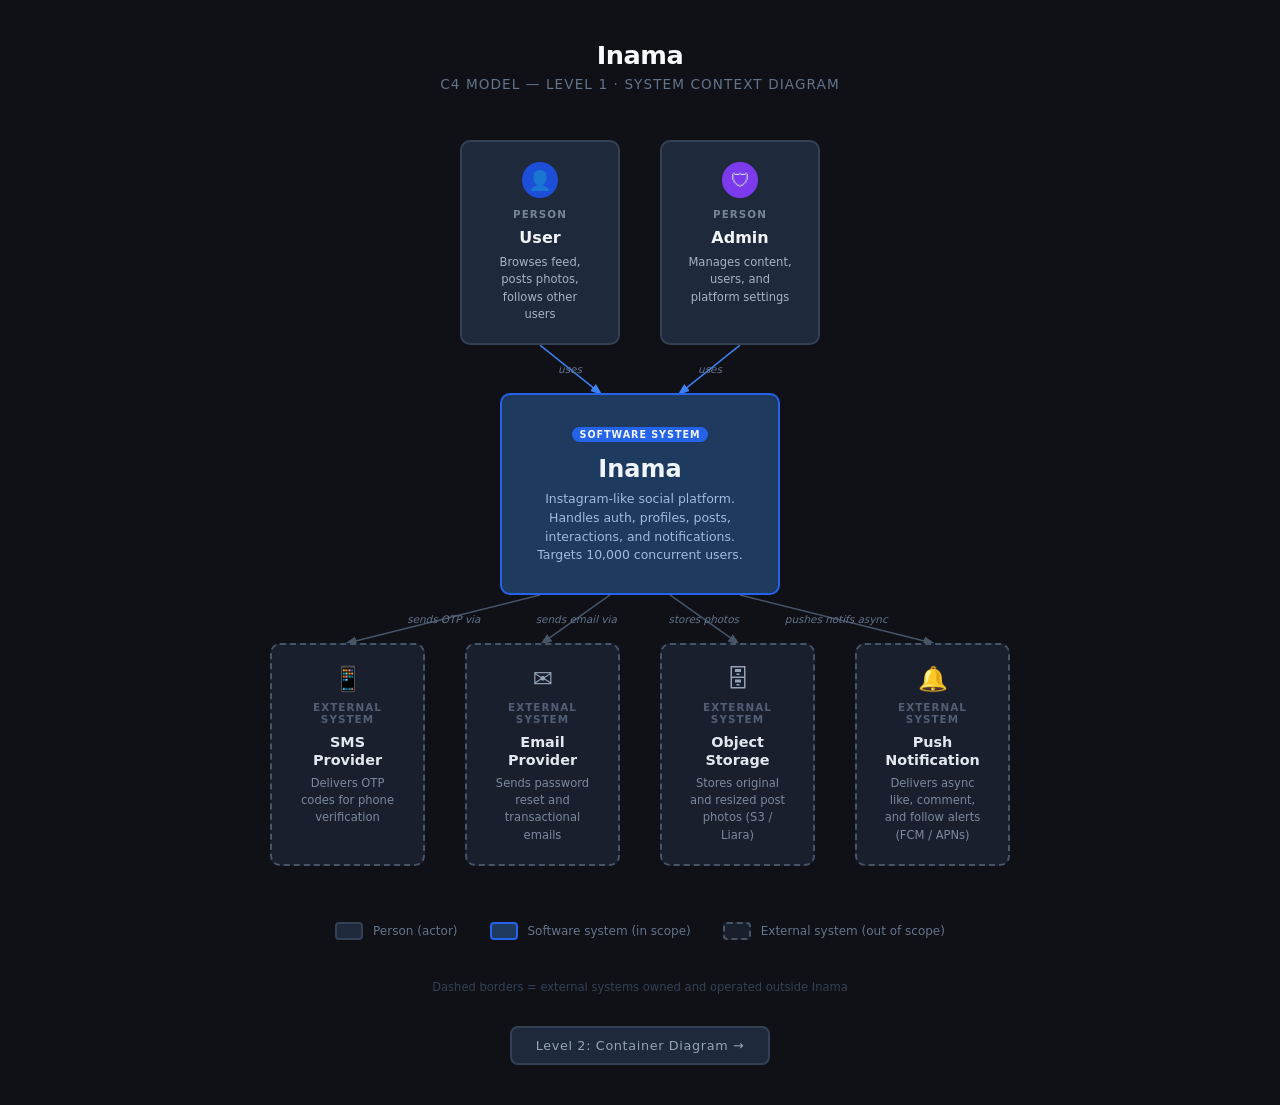
<file: C4 Model/index.html>
<!DOCTYPE html>
<html lang="en">
<head>
  <meta charset="UTF-8" />
  <meta name="viewport" content="width=device-width, initial-scale=1.0" />
  <title>Inama — C4 Level 1: System Context</title>
  <style>
    * { box-sizing: border-box; margin: 0; padding: 0; }

    body {
      font-family: 'Segoe UI', system-ui, sans-serif;
      background: #0f1117;
      color: #e2e8f0;
      min-height: 100vh;
      display: flex;
      flex-direction: column;
      align-items: center;
      padding: 40px 24px;
    }

    header {
      text-align: center;
      margin-bottom: 48px;
    }

    header h1 {
      font-size: 1.6rem;
      font-weight: 700;
      color: #f8fafc;
      letter-spacing: -0.02em;
    }

    header p {
      font-size: 0.85rem;
      color: #64748b;
      margin-top: 6px;
      text-transform: uppercase;
      letter-spacing: 0.08em;
    }

    /* ── Diagram canvas ── */
    .diagram {
      position: relative;
      width: 900px;
      max-width: 100%;
    }

    /* ── SVG arrows layer ── */
    .arrows-layer {
      position: absolute;
      top: 0; left: 0;
      width: 100%;
      height: 100%;
      pointer-events: none;
    }

    /* ── Rows ── */
    .row {
      display: flex;
      justify-content: center;
      gap: 40px;
      position: relative;
      z-index: 1;
    }

    .row-actors-top   { margin-bottom: 48px; }
    .row-system       { margin-bottom: 48px; }
    .row-externals    { }

    /* ── Base card ── */
    .card {
      border-radius: 10px;
      padding: 20px 24px;
      text-align: center;
      position: relative;
      min-width: 140px;
      max-width: 160px;
    }

    .card-label {
      font-size: 0.65rem;
      font-weight: 600;
      text-transform: uppercase;
      letter-spacing: 0.1em;
      margin-bottom: 8px;
      opacity: 0.75;
    }

    .card-name {
      font-size: 1rem;
      font-weight: 700;
      line-height: 1.25;
      margin-bottom: 6px;
    }

    .card-desc {
      font-size: 0.72rem;
      line-height: 1.5;
      opacity: 0.8;
    }

    /* ── Actor (person) ── */
    .actor {
      background: #1e293b;
      border: 2px solid #334155;
      color: #cbd5e1;
    }

    .actor .card-label { color: #94a3b8; }
    .actor .card-name  { color: #f1f5f9; }

    .actor-icon {
      width: 36px;
      height: 36px;
      border-radius: 50%;
      margin: 0 auto 10px;
      display: flex;
      align-items: center;
      justify-content: center;
      font-size: 1.2rem;
    }

    .actor.user   .actor-icon { background: #1d4ed8; }
    .actor.admin  .actor-icon { background: #7c3aed; }

    /* ── Core system ── */
    .system-core {
      background: #1e3a5f;
      border: 2px solid #2563eb;
      color: #bfdbfe;
      min-width: 260px;
      max-width: 280px;
      padding: 28px 32px;
    }

    .system-core .card-label { color: #93c5fd; }
    .system-core .card-name  { font-size: 1.5rem; color: #eff6ff; }
    .system-core .card-desc  { color: #bfdbfe; font-size: 0.78rem; }

    .system-badge {
      display: inline-block;
      background: #2563eb;
      color: #eff6ff;
      font-size: 0.6rem;
      font-weight: 700;
      text-transform: uppercase;
      letter-spacing: 0.1em;
      padding: 2px 8px;
      border-radius: 20px;
      margin-bottom: 12px;
    }

    /* ── External system ── */
    .external {
      background: #1a1f2e;
      border: 2px dashed #475569;
      color: #94a3b8;
      min-width: 140px;
      max-width: 155px;
    }

    .external .card-label { color: #64748b; }
    .external .card-name  { color: #e2e8f0; font-size: 0.9rem; }

    .ext-icon {
      font-size: 1.5rem;
      margin-bottom: 8px;
    }

    /* ── Relationship label on arrow ── */
    .rel-label {
      font-size: 0.65rem;
      color: #475569;
      font-style: italic;
      text-anchor: middle;
      dominant-baseline: central;
    }

    /* ── Legend ── */
    .legend {
      display: flex;
      gap: 32px;
      margin-top: 56px;
      flex-wrap: wrap;
      justify-content: center;
    }

    .legend-item {
      display: flex;
      align-items: center;
      gap: 10px;
      font-size: 0.75rem;
      color: #64748b;
    }

    .legend-box {
      width: 28px;
      height: 18px;
      border-radius: 4px;
      flex-shrink: 0;
    }

    .legend-box.actor-box    { background: #1e293b; border: 2px solid #334155; }
    .legend-box.system-box   { background: #1e3a5f; border: 2px solid #2563eb; }
    .legend-box.external-box { background: #1a1f2e; border: 2px dashed #475569; }

    /* ── Footer note ── */
    .footer-note {
      margin-top: 40px;
      font-size: 0.72rem;
      color: #334155;
      text-align: center;
    }
  </style>
</head>
<body>

  <header>
    <h1>Inama</h1>
    <p>C4 Model — Level 1 · System Context Diagram</p>
  </header>

  <div class="diagram" id="diagram">

    <!-- SVG arrows -->
    <svg class="arrows-layer" id="arrowsSvg" xmlns="http://www.w3.org/2000/svg"></svg>

    <!-- Row 1: Actors -->
    <div class="row row-actors-top">

      <div class="card actor user" id="actor-user">
        <div class="actor-icon">👤</div>
        <div class="card-label">Person</div>
        <div class="card-name">User</div>
        <div class="card-desc">Browses feed, posts photos, follows other users</div>
      </div>

      <div class="card actor admin" id="actor-admin">
        <div class="actor-icon">🛡</div>
        <div class="card-label">Person</div>
        <div class="card-name">Admin</div>
        <div class="card-desc">Manages content, users, and platform settings</div>
      </div>

    </div>

    <!-- Row 2: Core system -->
    <div class="row row-system">
      <div class="card system-core" id="system-inama">
        <div class="system-badge">Software System</div>
        <div class="card-name">Inama</div>
        <div class="card-desc">
          Instagram-like social platform.<br/>
          Handles auth, profiles, posts, interactions, and notifications.
          Targets 10,000 concurrent users.
        </div>
      </div>
    </div>

    <!-- Row 3: External systems -->
    <div class="row row-externals">

      <div class="card external" id="ext-sms">
        <div class="ext-icon">📱</div>
        <div class="card-label">External System</div>
        <div class="card-name">SMS Provider</div>
        <div class="card-desc">Delivers OTP codes for phone verification</div>
      </div>

      <div class="card external" id="ext-email">
        <div class="ext-icon">✉️</div>
        <div class="card-label">External System</div>
        <div class="card-name">Email Provider</div>
        <div class="card-desc">Sends password reset and transactional emails</div>
      </div>

      <div class="card external" id="ext-storage">
        <div class="ext-icon">🗄</div>
        <div class="card-label">External System</div>
        <div class="card-name">Object Storage</div>
        <div class="card-desc">Stores original and resized post photos (S3 / Liara)</div>
      </div>

      <div class="card external" id="ext-push">
        <div class="ext-icon">🔔</div>
        <div class="card-label">External System</div>
        <div class="card-name">Push Notification</div>
        <div class="card-desc">Delivers async like, comment, and follow alerts (FCM / APNs)</div>
      </div>

    </div>

  </div>

  <!-- Legend -->
  <div class="legend">
    <div class="legend-item">
      <div class="legend-box actor-box"></div>
      Person (actor)
    </div>
    <div class="legend-item">
      <div class="legend-box system-box"></div>
      Software system (in scope)
    </div>
    <div class="legend-item">
      <div class="legend-box external-box"></div>
      External system (out of scope)
    </div>
  </div>

  <div class="footer-note">
    Dashed borders = external systems owned and operated outside Inama
  </div>

  <div style="margin-top:32px;">
    <a href="level2.html" style="display:inline-block;padding:10px 24px;background:#1e293b;border:2px solid #334155;border-radius:8px;color:#94a3b8;text-decoration:none;font-size:0.8rem;letter-spacing:0.05em;">
      Level 2: Container Diagram →
    </a>
  </div>

  <script>
    // Draw arrows between cards after layout is stable
    function getCenter(el, ref) {
      const er = el.getBoundingClientRect();
      const rr = ref.getBoundingClientRect();
      return {
        x: er.left - rr.left + er.width / 2,
        y: er.top  - rr.top  + er.height / 2,
        top:    er.top    - rr.top,
        bottom: er.bottom - rr.top,
        left:   er.left   - rr.left,
        right:  er.right  - rr.left,
      };
    }

    function arrow(svg, x1, y1, x2, y2, label, color = '#334155') {
      const mid = { x: (x1 + x2) / 2, y: (y1 + y2) / 2 };

      const line = document.createElementNS('http://www.w3.org/2000/svg', 'line');
      line.setAttribute('x1', x1); line.setAttribute('y1', y1);
      line.setAttribute('x2', x2); line.setAttribute('y2', y2);
      line.setAttribute('stroke', color);
      line.setAttribute('stroke-width', '1.5');
      line.setAttribute('marker-end', `url(#arrowhead-${color.replace('#','')})`);
      svg.appendChild(line);

      if (label) {
        const bg = document.createElementNS('http://www.w3.org/2000/svg', 'rect');
        const txt = document.createElementNS('http://www.w3.org/2000/svg', 'text');
        txt.setAttribute('x', mid.x); txt.setAttribute('y', mid.y);
        txt.setAttribute('class', 'rel-label');
        txt.setAttribute('fill', '#64748b');
        txt.textContent = label;
        svg.appendChild(bg);
        svg.appendChild(txt);
      }
    }

    function addMarker(svg, color) {
      const id = `arrowhead-${color.replace('#','')}`;
      if (svg.querySelector(`#${id}`)) return;
      const defs = svg.querySelector('defs') || svg.appendChild(document.createElementNS('http://www.w3.org/2000/svg','defs'));
      defs.innerHTML += `
        <marker id="${id}" markerWidth="8" markerHeight="8" refX="6" refY="3" orient="auto">
          <path d="M0,0 L0,6 L8,3 z" fill="${color}" />
        </marker>`;
    }

    function drawArrows() {
      const diagram = document.getElementById('diagram');
      const svg     = document.getElementById('arrowsSvg');
      svg.innerHTML = '<defs></defs>';
      svg.setAttribute('width',  diagram.offsetWidth);
      svg.setAttribute('height', diagram.offsetHeight);

      const actorColor    = '#3b82f6';
      const externalColor = '#475569';

      addMarker(svg, actorColor);
      addMarker(svg, externalColor);

      const inama   = getCenter(document.getElementById('system-inama'),   diagram);
      const user    = getCenter(document.getElementById('actor-user'),      diagram);
      const admin   = getCenter(document.getElementById('actor-admin'),     diagram);
      const sms     = getCenter(document.getElementById('ext-sms'),         diagram);
      const email   = getCenter(document.getElementById('ext-email'),       diagram);
      const storage = getCenter(document.getElementById('ext-storage'),     diagram);
      const push    = getCenter(document.getElementById('ext-push'),        diagram);

      // Actor → System
      arrow(svg, user.x,  user.bottom,  inama.x - 40, inama.top, 'uses', actorColor);
      arrow(svg, admin.x, admin.bottom, inama.x + 40, inama.top, 'uses', actorColor);

      // System → External
      arrow(svg, inama.x - 100, inama.bottom, sms.x,     sms.top,     'sends OTP via',      externalColor);
      arrow(svg, inama.x - 30,  inama.bottom, email.x,   email.top,   'sends email via',    externalColor);
      arrow(svg, inama.x + 30,  inama.bottom, storage.x, storage.top, 'stores photos',      externalColor);
      arrow(svg, inama.x + 100, inama.bottom, push.x,    push.top,    'pushes notifs async',externalColor);
    }

    window.addEventListener('load', drawArrows);
    window.addEventListener('resize', drawArrows);
  </script>

</body>
</html>
</file>
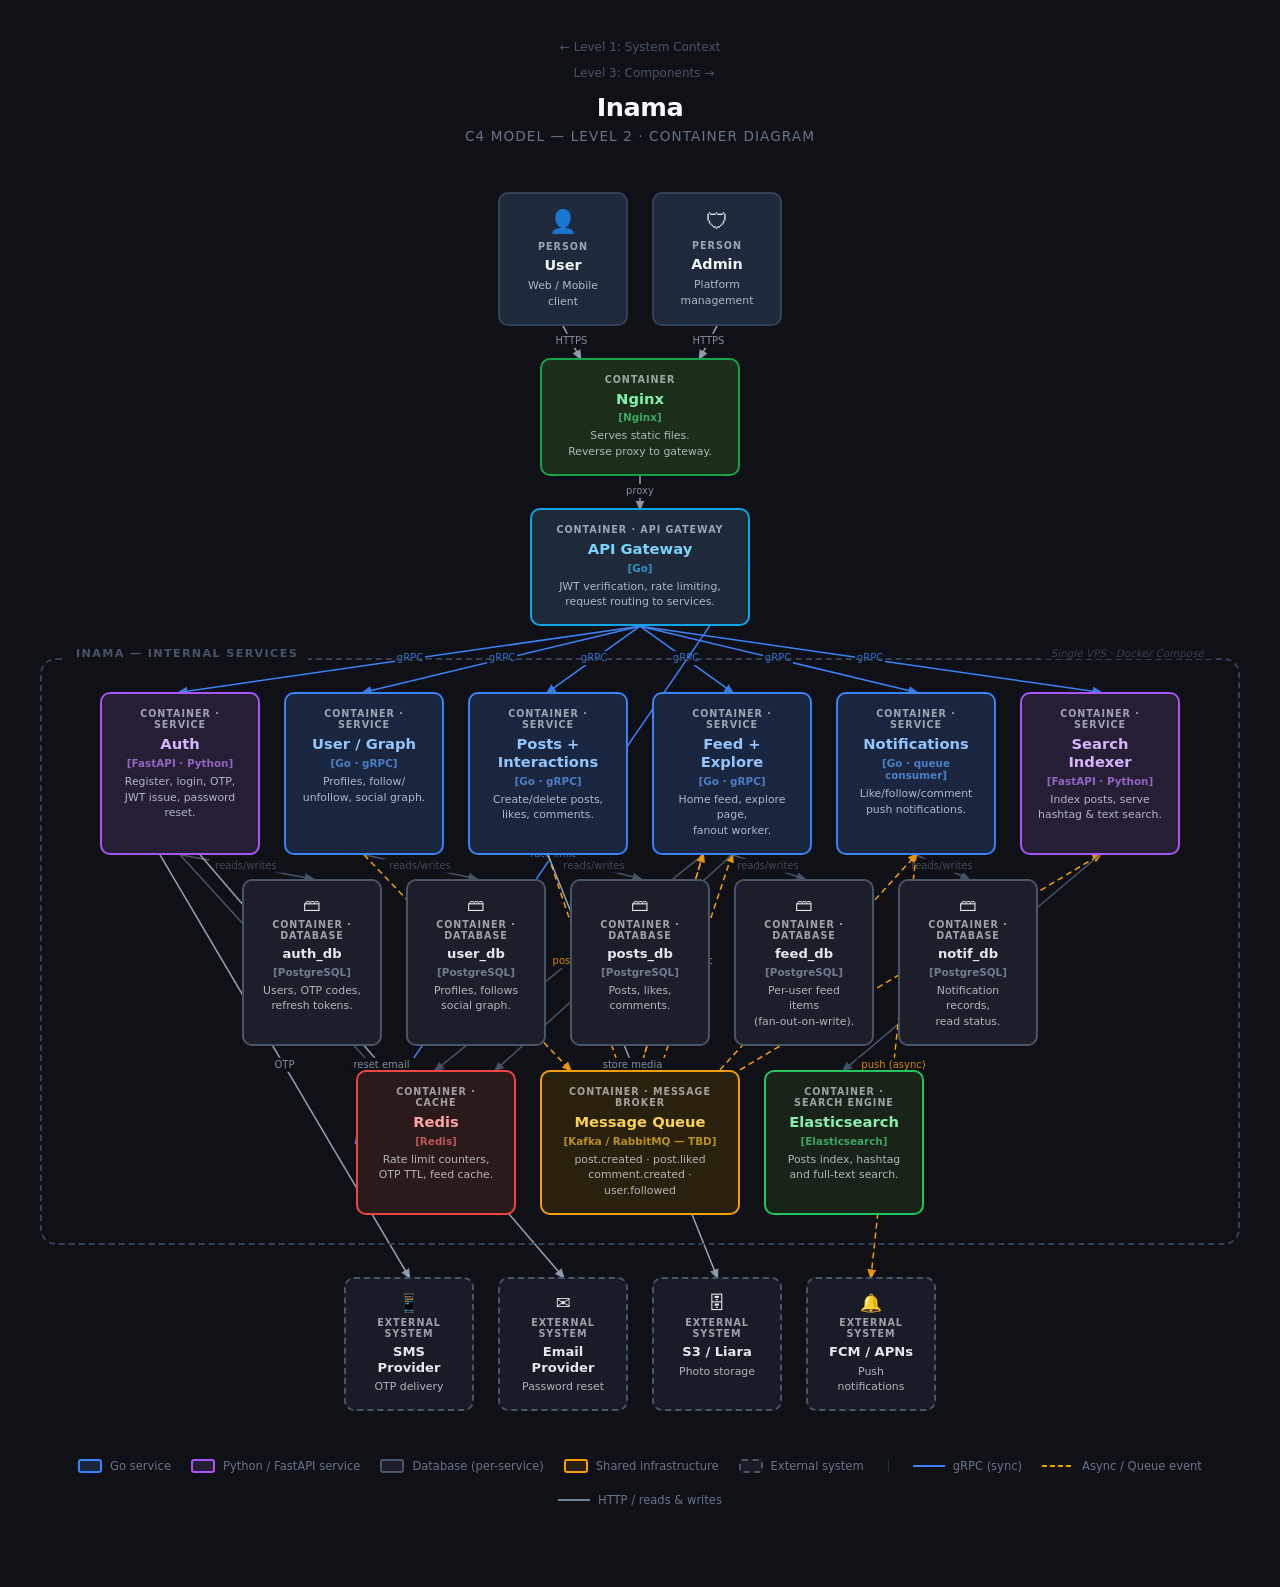
<file: C4 Model/level2.html>
<!DOCTYPE html>
<html lang="en">
<head>
  <meta charset="UTF-8" />
  <meta name="viewport" content="width=device-width, initial-scale=1.0" />
  <title>Inama — C4 Level 2: Container Diagram</title>
  <style>
    * { box-sizing: border-box; margin: 0; padding: 0; }

    body {
      font-family: 'Segoe UI', system-ui, sans-serif;
      background: #0f1117;
      color: #e2e8f0;
      min-height: 100vh;
      display: flex;
      flex-direction: column;
      align-items: center;
      padding: 40px 24px 80px;
    }

    header {
      text-align: center;
      margin-bottom: 48px;
    }
    header h1 { font-size: 1.6rem; font-weight: 700; color: #f8fafc; letter-spacing: -0.02em; }
    header p  { font-size: 0.85rem; color: #64748b; margin-top: 6px; text-transform: uppercase; letter-spacing: 0.08em; }

    /* ── Diagram root ── */
    .diagram {
      position: relative;
      width: 1200px;
      max-width: 100%;
    }

    /* ── SVG overlay for arrows ── */
    #arrowsSvg {
      position: absolute;
      top: 0; left: 0;
      pointer-events: none;
      overflow: visible;
    }

    /* ── Rows ── */
    .row {
      display: flex;
      justify-content: center;
      gap: 24px;
      position: relative;
      z-index: 1;
    }
    .row-top      { margin-bottom: 32px; }
    .row-nginx    { margin-bottom: 32px; }
    .row-gateway  { margin-bottom: 0; }

    /* ── System boundary box ── */
    .boundary {
      border: 2px dashed #334155;
      border-radius: 16px;
      padding: 32px 28px 28px;
      margin: 32px 0;
      position: relative;
    }
    .boundary-label {
      position: absolute;
      top: -13px;
      left: 24px;
      background: #0f1117;
      padding: 0 10px;
      font-size: 0.7rem;
      font-weight: 700;
      text-transform: uppercase;
      letter-spacing: 0.12em;
      color: #475569;
    }
    .boundary-sublabel {
      position: absolute;
      top: -13px;
      right: 24px;
      background: #0f1117;
      padding: 0 10px;
      font-size: 0.65rem;
      color: #334155;
      font-style: italic;
    }

    .row-services  { margin-bottom: 24px; }
    .row-databases { margin-bottom: 24px; }
    .row-infra     { }

    /* ── Base card ── */
    .card {
      border-radius: 10px;
      padding: 14px 16px;
      text-align: center;
      flex-shrink: 0;
    }
    .card-type {
      font-size: 0.6rem;
      font-weight: 600;
      text-transform: uppercase;
      letter-spacing: 0.1em;
      opacity: 0.65;
      margin-bottom: 5px;
    }
    .card-name {
      font-size: 0.92rem;
      font-weight: 700;
      line-height: 1.2;
      margin-bottom: 4px;
    }
    .card-tech {
      font-size: 0.65rem;
      font-weight: 600;
      opacity: 0.7;
      margin-bottom: 5px;
    }
    .card-desc {
      font-size: 0.68rem;
      line-height: 1.45;
      opacity: 0.75;
    }

    /* ── Actor ── */
    .actor {
      background: #1e293b;
      border: 2px solid #334155;
      width: 130px;
    }
    .actor .card-name { color: #f1f5f9; font-size: 0.9rem; }
    .actor-icon { font-size: 1.4rem; margin-bottom: 6px; }

    /* ── Nginx ── */
    .nginx {
      background: #1a2e1a;
      border: 2px solid #16a34a;
      width: 200px;
    }
    .nginx .card-name  { color: #86efac; }
    .nginx .card-tech  { color: #4ade80; }

    /* ── Gateway ── */
    .gateway {
      background: #1e2a3a;
      border: 2px solid #0ea5e9;
      width: 220px;
    }
    .gateway .card-name { color: #7dd3fc; }
    .gateway .card-tech { color: #38bdf8; }

    /* ── Go service ── */
    .svc-go {
      background: #1a2640;
      border: 2px solid #3b82f6;
      width: 160px;
    }
    .svc-go .card-name { color: #93c5fd; }
    .svc-go .card-tech { color: #60a5fa; }

    /* ── Python service ── */
    .svc-py {
      background: #251e35;
      border: 2px solid #a855f7;
      width: 160px;
    }
    .svc-py .card-name { color: #d8b4fe; }
    .svc-py .card-tech { color: #c084fc; }

    /* ── Database ── */
    .db {
      background: #1c1f2a;
      border: 2px solid #475569;
      width: 140px;
    }
    .db .card-name { color: #e2e8f0; font-size: 0.82rem; }
    .db .card-tech { color: #94a3b8; }
    .db-icon { font-size: 1.1rem; margin-bottom: 4px; }

    /* ── Shared infra ── */
    .infra-redis {
      background: #2a1a1a;
      border: 2px solid #ef4444;
      width: 160px;
    }
    .infra-redis .card-name { color: #fca5a5; }
    .infra-redis .card-tech { color: #f87171; }

    .infra-queue {
      background: #2a200e;
      border: 2px solid #f59e0b;
      width: 200px;
    }
    .infra-queue .card-name { color: #fcd34d; }
    .infra-queue .card-tech { color: #fbbf24; }

    .infra-es {
      background: #1a2318;
      border: 2px solid #22c55e;
      width: 160px;
    }
    .infra-es .card-name { color: #86efac; }
    .infra-es .card-tech { color: #4ade80; }

    /* ── External ── */
    .external {
      background: #181c27;
      border: 2px dashed #475569;
      width: 130px;
    }
    .external .card-name { color: #e2e8f0; font-size: 0.82rem; }
    .ext-icon { font-size: 1.1rem; margin-bottom: 4px; }

    /* ── External row ── */
    .row-external { margin-top: 32px; }

    /* ── Legend ── */
    .legend {
      display: flex;
      gap: 20px;
      margin-top: 48px;
      flex-wrap: wrap;
      justify-content: center;
    }
    .legend-item {
      display: flex;
      align-items: center;
      gap: 8px;
      font-size: 0.72rem;
      color: #64748b;
    }
    .legend-box {
      width: 24px; height: 14px;
      border-radius: 3px;
      flex-shrink: 0;
    }
    .leg-go     { background: #1a2640; border: 2px solid #3b82f6; }
    .leg-py     { background: #251e35; border: 2px solid #a855f7; }
    .leg-db     { background: #1c1f2a; border: 2px solid #475569; }
    .leg-infra  { background: #2a200e; border: 2px solid #f59e0b; }
    .leg-ext    { background: #181c27; border: 2px dashed #475569; }

    .legend-line {
      display: flex; align-items: center; gap: 8px;
      font-size: 0.72rem; color: #64748b;
    }
    .line-sample {
      width: 32px; height: 2px;
    }
    .line-grpc  { background: #3b82f6; }
    .line-async { background: #f59e0b; border-top: 2px dashed #f59e0b; height: 0; }

    /* navigation link */
    .nav-link {
      display: inline-block;
      margin-bottom: 12px;
      font-size: 0.75rem;
      color: #475569;
      text-decoration: none;
    }
    .nav-link:hover { color: #94a3b8; }
  </style>
</head>
<body>

  <a class="nav-link" href="index.html">← Level 1: System Context</a>
  <a class="nav-link" href="level3-index.html" style="margin-left:8px;">Level 3: Components →</a>

  <header>
    <h1>Inama</h1>
    <p>C4 Model — Level 2 · Container Diagram</p>
  </header>

  <div class="diagram" id="diagram">
    <svg id="arrowsSvg" xmlns="http://www.w3.org/2000/svg"></svg>

    <!-- Actors -->
    <div class="row row-top">
      <div class="card actor" id="actor-user">
        <div class="actor-icon">👤</div>
        <div class="card-type">Person</div>
        <div class="card-name">User</div>
        <div class="card-desc">Web / Mobile client</div>
      </div>
      <div class="card actor" id="actor-admin">
        <div class="actor-icon">🛡</div>
        <div class="card-type">Person</div>
        <div class="card-name">Admin</div>
        <div class="card-desc">Platform management</div>
      </div>
    </div>

    <!-- Nginx -->
    <div class="row row-nginx">
      <div class="card nginx" id="nginx">
        <div class="card-type">Container</div>
        <div class="card-name">Nginx</div>
        <div class="card-tech">[Nginx]</div>
        <div class="card-desc">Serves static files.<br/>Reverse proxy to gateway.</div>
      </div>
    </div>

    <!-- Gateway -->
    <div class="row row-gateway">
      <div class="card gateway" id="gateway">
        <div class="card-type">Container · API Gateway</div>
        <div class="card-name">API Gateway</div>
        <div class="card-tech">[Go]</div>
        <div class="card-desc">JWT verification, rate limiting,<br/>request routing to services.</div>
      </div>
    </div>

    <!-- System boundary -->
    <div class="boundary" id="boundary">
      <div class="boundary-label">Inama — Internal Services</div>
      <div class="boundary-sublabel">Single VPS · Docker Compose</div>

      <!-- Services -->
      <div class="row row-services">
        <div class="card svc-py" id="svc-auth">
          <div class="card-type">Container · Service</div>
          <div class="card-name">Auth</div>
          <div class="card-tech">[FastAPI · Python]</div>
          <div class="card-desc">Register, login, OTP,<br/>JWT issue, password reset.</div>
        </div>
        <div class="card svc-go" id="svc-user">
          <div class="card-type">Container · Service</div>
          <div class="card-name">User / Graph</div>
          <div class="card-tech">[Go · gRPC]</div>
          <div class="card-desc">Profiles, follow/<br/>unfollow, social graph.</div>
        </div>
        <div class="card svc-go" id="svc-posts">
          <div class="card-type">Container · Service</div>
          <div class="card-name">Posts + Interactions</div>
          <div class="card-tech">[Go · gRPC]</div>
          <div class="card-desc">Create/delete posts,<br/>likes, comments.</div>
        </div>
        <div class="card svc-go" id="svc-feed">
          <div class="card-type">Container · Service</div>
          <div class="card-name">Feed + Explore</div>
          <div class="card-tech">[Go · gRPC]</div>
          <div class="card-desc">Home feed, explore page,<br/>fanout worker.</div>
        </div>
        <div class="card svc-go" id="svc-notif">
          <div class="card-type">Container · Service</div>
          <div class="card-name">Notifications</div>
          <div class="card-tech">[Go · queue consumer]</div>
          <div class="card-desc">Like/follow/comment<br/>push notifications.</div>
        </div>
        <div class="card svc-py" id="svc-search">
          <div class="card-type">Container · Service</div>
          <div class="card-name">Search Indexer</div>
          <div class="card-tech">[FastAPI · Python]</div>
          <div class="card-desc">Index posts, serve<br/>hashtag & text search.</div>
        </div>
      </div>

      <!-- Databases -->
      <div class="row row-databases">
        <div class="card db" id="db-auth">
          <div class="db-icon">🗃</div>
          <div class="card-type">Container · Database</div>
          <div class="card-name">auth_db</div>
          <div class="card-tech">[PostgreSQL]</div>
          <div class="card-desc">Users, OTP codes,<br/>refresh tokens.</div>
        </div>
        <div class="card db" id="db-user">
          <div class="db-icon">🗃</div>
          <div class="card-type">Container · Database</div>
          <div class="card-name">user_db</div>
          <div class="card-tech">[PostgreSQL]</div>
          <div class="card-desc">Profiles, follows<br/>social graph.</div>
        </div>
        <div class="card db" id="db-posts">
          <div class="db-icon">🗃</div>
          <div class="card-type">Container · Database</div>
          <div class="card-name">posts_db</div>
          <div class="card-tech">[PostgreSQL]</div>
          <div class="card-desc">Posts, likes,<br/>comments.</div>
        </div>
        <div class="card db" id="db-feed">
          <div class="db-icon">🗃</div>
          <div class="card-type">Container · Database</div>
          <div class="card-name">feed_db</div>
          <div class="card-tech">[PostgreSQL]</div>
          <div class="card-desc">Per-user feed items<br/>(fan-out-on-write).</div>
        </div>
        <div class="card db" id="db-notif">
          <div class="db-icon">🗃</div>
          <div class="card-type">Container · Database</div>
          <div class="card-name">notif_db</div>
          <div class="card-tech">[PostgreSQL]</div>
          <div class="card-desc">Notification records,<br/>read status.</div>
        </div>
      </div>

      <!-- Shared infra -->
      <div class="row row-infra">
        <div class="card infra-redis" id="infra-redis">
          <div class="card-type">Container · Cache</div>
          <div class="card-name">Redis</div>
          <div class="card-tech">[Redis]</div>
          <div class="card-desc">Rate limit counters,<br/>OTP TTL, feed cache.</div>
        </div>
        <div class="card infra-queue" id="infra-queue">
          <div class="card-type">Container · Message Broker</div>
          <div class="card-name">Message Queue</div>
          <div class="card-tech">[Kafka / RabbitMQ — TBD]</div>
          <div class="card-desc">post.created · post.liked<br/>comment.created · user.followed</div>
        </div>
        <div class="card infra-es" id="infra-es">
          <div class="card-type">Container · Search Engine</div>
          <div class="card-name">Elasticsearch</div>
          <div class="card-tech">[Elasticsearch]</div>
          <div class="card-desc">Posts index, hashtag<br/>and full-text search.</div>
        </div>
      </div>

    </div><!-- /boundary -->

    <!-- External systems -->
    <div class="row row-external">
      <div class="card external" id="ext-sms">
        <div class="ext-icon">📱</div>
        <div class="card-type">External System</div>
        <div class="card-name">SMS Provider</div>
        <div class="card-desc">OTP delivery</div>
      </div>
      <div class="card external" id="ext-email">
        <div class="ext-icon">✉️</div>
        <div class="card-type">External System</div>
        <div class="card-name">Email Provider</div>
        <div class="card-desc">Password reset</div>
      </div>
      <div class="card external" id="ext-s3">
        <div class="ext-icon">🗄</div>
        <div class="card-type">External System</div>
        <div class="card-name">S3 / Liara</div>
        <div class="card-desc">Photo storage</div>
      </div>
      <div class="card external" id="ext-push">
        <div class="ext-icon">🔔</div>
        <div class="card-type">External System</div>
        <div class="card-name">FCM / APNs</div>
        <div class="card-desc">Push notifications</div>
      </div>
    </div>

  </div><!-- /diagram -->

  <!-- Legend -->
  <div class="legend">
    <div class="legend-item"><div class="legend-box leg-go"></div>Go service</div>
    <div class="legend-item"><div class="legend-box leg-py"></div>Python / FastAPI service</div>
    <div class="legend-item"><div class="legend-box leg-db"></div>Database (per-service)</div>
    <div class="legend-item"><div class="legend-box leg-infra"></div>Shared infrastructure</div>
    <div class="legend-item"><div class="legend-box leg-ext"></div>External system</div>
    <div style="width:1px;background:#1e293b;margin:0 4px;"></div>
    <div class="legend-line">
      <div class="line-sample line-grpc"></div>
      gRPC (sync)
    </div>
    <div class="legend-line">
      <svg width="32" height="10"><line x1="0" y1="5" x2="32" y2="5" stroke="#f59e0b" stroke-width="2" stroke-dasharray="5,3"/></svg>
      Async / Queue event
    </div>
    <div class="legend-line">
      <svg width="32" height="10"><line x1="0" y1="5" x2="32" y2="5" stroke="#94a3b8" stroke-width="1.5"/></svg>
      HTTP / reads & writes
    </div>
  </div>

  <script>
    const COLORS = {
      grpc:   '#3b82f6',
      async:  '#f59e0b',
      http:   '#94a3b8',
      dbw:    '#475569',
    };

    function cx(el, ref) {
      const e = el.getBoundingClientRect(), r = ref.getBoundingClientRect();
      return {
        x:      e.left - r.left + e.width  / 2,
        y:      e.top  - r.top  + e.height / 2,
        top:    e.top    - r.top,
        bottom: e.bottom - r.top,
        left:   e.left   - r.left,
        right:  e.right  - r.left,
        midX:   e.left   - r.left + e.width  / 2,
        midY:   e.top    - r.top  + e.height / 2,
      };
    }

    function ensureMarker(svg, color, id, dashed) {
      if (svg.querySelector(`#${id}`)) return;
      let defs = svg.querySelector('defs');
      if (!defs) { defs = document.createElementNS('http://www.w3.org/2000/svg','defs'); svg.appendChild(defs); }
      defs.innerHTML += `<marker id="${id}" markerWidth="7" markerHeight="7" refX="5" refY="3" orient="auto">
        <path d="M0,0 L0,6 L7,3 z" fill="${color}" opacity="0.9"/>
      </marker>`;
    }

    function drawLine(svg, x1, y1, x2, y2, color, dashed, label) {
      const mid = { x: (x1+x2)/2, y: (y1+y2)/2 };
      const markerId = `m-${color.replace('#','')}`;
      ensureMarker(svg, color, markerId);

      const line = document.createElementNS('http://www.w3.org/2000/svg', 'line');
      line.setAttribute('x1', x1); line.setAttribute('y1', y1);
      line.setAttribute('x2', x2); line.setAttribute('y2', y2);
      line.setAttribute('stroke', color);
      line.setAttribute('stroke-width', '1.5');
      if (dashed) line.setAttribute('stroke-dasharray', '6,4');
      line.setAttribute('marker-end', `url(#${markerId})`);
      svg.appendChild(line);

      if (label) {
        const bg = document.createElementNS('http://www.w3.org/2000/svg', 'rect');
        const tw = label.length * 5.5 + 8;
        bg.setAttribute('x', mid.x - tw/2); bg.setAttribute('y', mid.y - 8);
        bg.setAttribute('width', tw); bg.setAttribute('height', 14);
        bg.setAttribute('fill', '#0f1117'); bg.setAttribute('rx', '3');
        svg.appendChild(bg);
        const txt = document.createElementNS('http://www.w3.org/2000/svg', 'text');
        txt.setAttribute('x', mid.x); txt.setAttribute('y', mid.y + 2);
        txt.setAttribute('text-anchor', 'middle');
        txt.setAttribute('fill', color);
        txt.setAttribute('font-size', '10');
        txt.setAttribute('font-family', 'Segoe UI, system-ui, sans-serif');
        txt.setAttribute('opacity', '0.85');
        txt.textContent = label;
        svg.appendChild(txt);
      }
    }

    function draw() {
      const diag = document.getElementById('diagram');
      const svg  = document.getElementById('arrowsSvg');
      svg.innerHTML = '<defs></defs>';
      const W = diag.offsetWidth, H = diag.offsetHeight;
      svg.setAttribute('width', W); svg.setAttribute('height', H);

      const g = id => cx(document.getElementById(id), diag);

      // Actors → Nginx
      drawLine(svg, g('actor-user').x,  g('actor-user').bottom,  g('nginx').left + 40,  g('nginx').top,    COLORS.http, false, 'HTTPS');
      drawLine(svg, g('actor-admin').x, g('actor-admin').bottom, g('nginx').right - 40, g('nginx').top,    COLORS.http, false, 'HTTPS');

      // Nginx → Gateway
      drawLine(svg, g('nginx').x, g('nginx').bottom, g('gateway').x, g('gateway').top, COLORS.http, false, 'proxy');

      // Gateway → Services (gRPC)
      const gw = g('gateway');
      for (const id of ['svc-auth','svc-user','svc-posts','svc-feed','svc-search']) {
        const s = g(id);
        drawLine(svg, gw.x, gw.bottom, s.x, s.top, COLORS.grpc, false, 'gRPC');
      }
      // Notifications only gets events (gateway doesn't call it directly)
      // but gateway can call it for "mark as read" — show lighter line
      drawLine(svg, gw.x, gw.bottom, g('svc-notif').x, g('svc-notif').top, COLORS.grpc, false, 'gRPC');

      // Services → their databases
      const svcDbPairs = [
        ['svc-auth',  'db-auth'],
        ['svc-user',  'db-user'],
        ['svc-posts', 'db-posts'],
        ['svc-feed',  'db-feed'],
        ['svc-notif', 'db-notif'],
      ];
      for (const [s, d] of svcDbPairs) {
        const sv = g(s), db = g(d);
        drawLine(svg, sv.x, sv.bottom, db.x, db.top, COLORS.dbw, false, 'reads/writes');
      }

      // Gateway → Redis (rate limit)
      drawLine(svg, gw.right, gw.midY, g('infra-redis').left, g('infra-redis').midY, COLORS.grpc, false, 'rate limit');

      // Auth → Redis (OTP TTL)
      drawLine(svg, g('svc-auth').bottom, g('svc-auth').bottom,
               g('infra-redis').x, g('infra-redis').top, COLORS.dbw, false);
      // simpler: just bottom to top
      drawLine(svg, g('svc-auth').x, g('svc-auth').bottom, g('infra-redis').left + 20, g('infra-redis').top, COLORS.dbw, false, 'OTP TTL');

      // Posts → Queue (publish events)
      drawLine(svg, g('svc-posts').bottom, g('svc-posts').bottom,
               g('infra-queue').x, g('infra-queue').top, COLORS.async, true);
      drawLine(svg, g('svc-posts').x, g('svc-posts').bottom, g('infra-queue').x - 20, g('infra-queue').top, COLORS.async, true, 'post.created');

      // User → Queue (user.followed)
      drawLine(svg, g('svc-user').x, g('svc-user').bottom, g('infra-queue').left + 30, g('infra-queue').top, COLORS.async, true, 'user.followed');

      // Queue → consumers
      drawLine(svg, g('infra-queue').x, g('infra-queue').top, g('svc-feed').bottom,  g('svc-feed').bottom,  COLORS.async, true);
      drawLine(svg, g('infra-queue').x + 20, g('infra-queue').top, g('svc-feed').x,  g('svc-feed').bottom,  COLORS.async, true, 'fanout');
      drawLine(svg, g('infra-queue').right - 20, g('infra-queue').top, g('svc-notif').x, g('svc-notif').bottom, COLORS.async, true, 'notify');
      drawLine(svg, g('infra-queue').right, g('infra-queue').top, g('svc-search').x, g('svc-search').bottom, COLORS.async, true, 'index');

      // Search → Elasticsearch
      drawLine(svg, g('svc-search').x, g('svc-search').bottom, g('infra-es').x, g('infra-es').top, COLORS.dbw, false, 'index/query');

      // Feed → Redis (explore cache)
      drawLine(svg, g('svc-feed').x, g('svc-feed').bottom, g('infra-redis').right - 20, g('infra-redis').top, COLORS.dbw, false, 'explore cache');

      // Auth → external
      drawLine(svg, g('svc-auth').x - 20, g('svc-auth').bottom, g('ext-sms').x,   g('ext-sms').top,   COLORS.http, false, 'OTP');
      drawLine(svg, g('svc-auth').x + 20, g('svc-auth').bottom, g('ext-email').x, g('ext-email').top, COLORS.http, false, 'reset email');

      // Posts → S3
      drawLine(svg, g('svc-posts').x, g('svc-posts').bottom, g('ext-s3').x, g('ext-s3').top, COLORS.http, false, 'store media');

      // Notifications → Push
      drawLine(svg, g('svc-notif').x, g('svc-notif').bottom, g('ext-push').x, g('ext-push').top, COLORS.async, true, 'push (async)');
    }

    window.addEventListener('load', draw);
    window.addEventListener('resize', draw);
  </script>

</body>
</html>
</file>
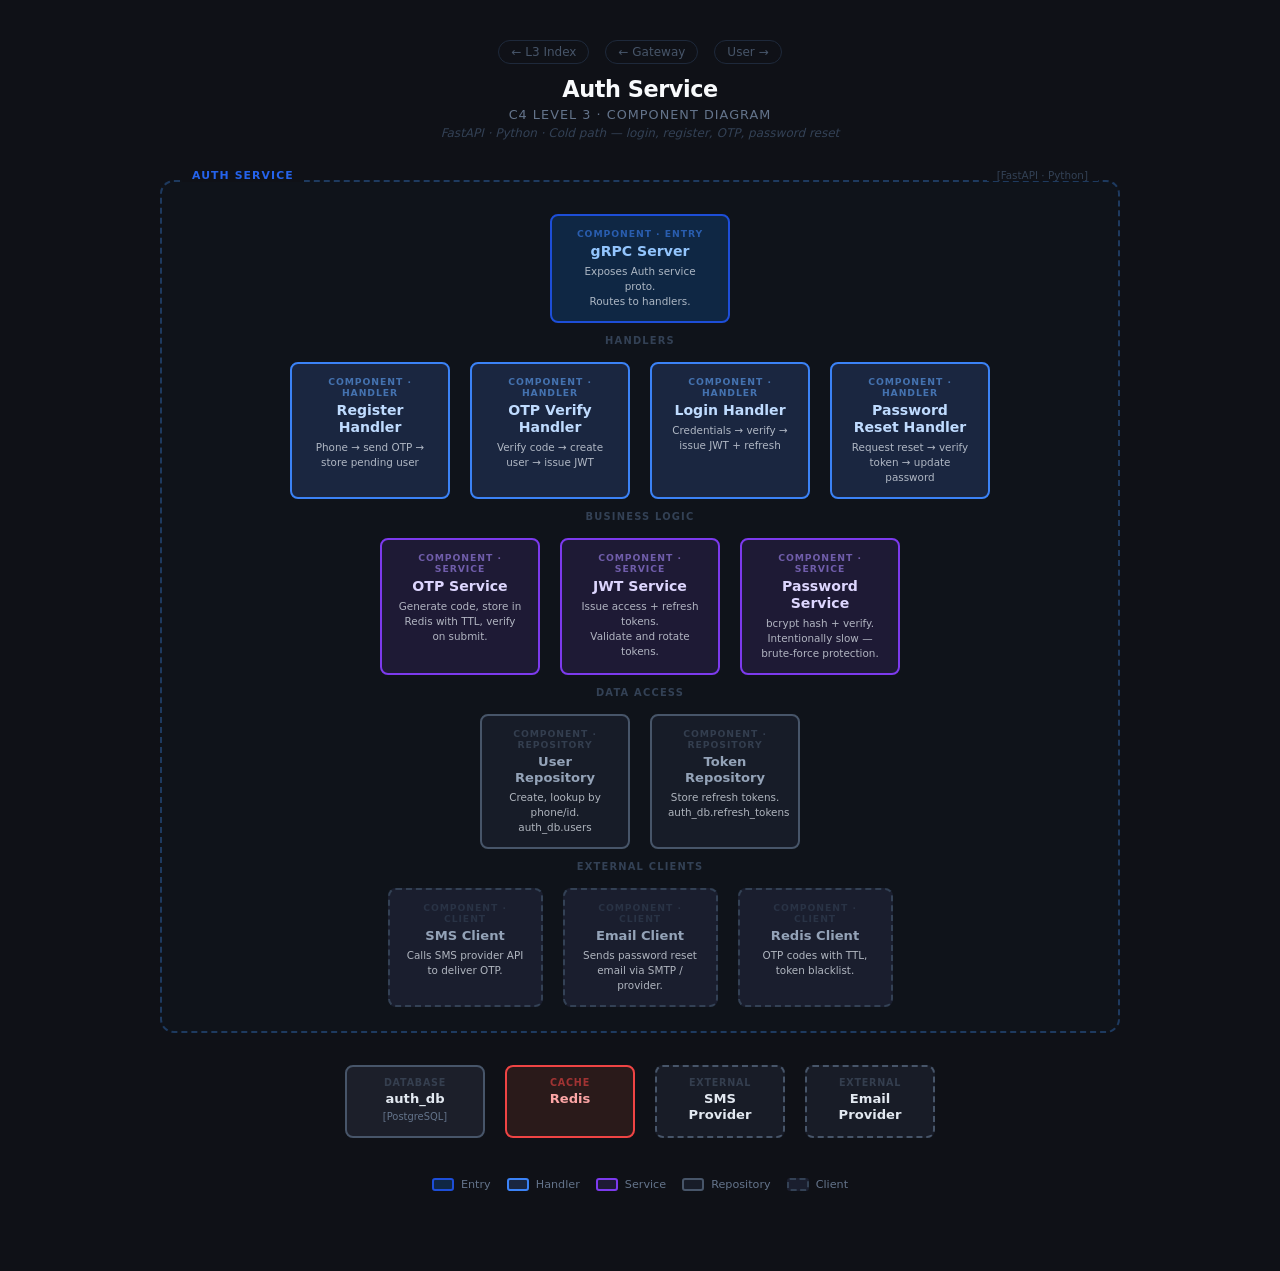
<file: C4 Model/level3-auth.html>
<!DOCTYPE html>
<html lang="en">
<head>
  <meta charset="UTF-8" /><meta name="viewport" content="width=device-width, initial-scale=1.0" />
  <title>Inama — L3: Auth Service</title>
  <link rel="stylesheet" href="level3.css" />
</head>
<body>
  <div class="nav">
    <a href="level3-index.html">← L3 Index</a>
    <a href="level3-gateway.html">← Gateway</a>
    <a href="level3-user.html">User →</a>
  </div>
  <header>
    <h1>Auth Service</h1>
    <p>C4 Level 3 · Component Diagram</p>
    <div class="subtitle">FastAPI · Python · Cold path — login, register, OTP, password reset</div>
  </header>

  <div class="diagram" id="diagram">
    <svg id="svg-layer" xmlns="http://www.w3.org/2000/svg"></svg>

    <div class="container-boundary">
      <div class="container-boundary-label">Auth Service</div>
      <div class="container-boundary-tech">[FastAPI · Python]</div>

      <div class="row">
        <div class="card comp-entry" id="grpc-server">
          <div class="card-type">Component · Entry</div>
          <div class="card-name">gRPC Server</div>
          <div class="card-desc">Exposes Auth service proto.<br/>Routes to handlers.</div>
        </div>
      </div>

      <div class="section-label">Handlers</div>
      <div class="row">
        <div class="card comp-handler" id="h-register">
          <div class="card-type">Component · Handler</div>
          <div class="card-name">Register Handler</div>
          <div class="card-desc">Phone → send OTP → store pending user</div>
        </div>
        <div class="card comp-handler" id="h-otp">
          <div class="card-type">Component · Handler</div>
          <div class="card-name">OTP Verify Handler</div>
          <div class="card-desc">Verify code → create user → issue JWT</div>
        </div>
        <div class="card comp-handler" id="h-login">
          <div class="card-type">Component · Handler</div>
          <div class="card-name">Login Handler</div>
          <div class="card-desc">Credentials → verify → issue JWT + refresh</div>
        </div>
        <div class="card comp-handler" id="h-reset">
          <div class="card-type">Component · Handler</div>
          <div class="card-name">Password Reset Handler</div>
          <div class="card-desc">Request reset → verify token → update password</div>
        </div>
      </div>

      <div class="section-label">Business Logic</div>
      <div class="row">
        <div class="card comp-service" id="otp-svc">
          <div class="card-type">Component · Service</div>
          <div class="card-name">OTP Service</div>
          <div class="card-desc">Generate code, store in Redis with TTL, verify on submit.</div>
        </div>
        <div class="card comp-service" id="jwt-svc">
          <div class="card-type">Component · Service</div>
          <div class="card-name">JWT Service</div>
          <div class="card-desc">Issue access + refresh tokens.<br/>Validate and rotate tokens.</div>
        </div>
        <div class="card comp-service" id="password-svc">
          <div class="card-type">Component · Service</div>
          <div class="card-name">Password Service</div>
          <div class="card-desc">bcrypt hash + verify.<br/>Intentionally slow — brute-force protection.</div>
        </div>
      </div>

      <div class="section-label">Data Access</div>
      <div class="row">
        <div class="card comp-repo" id="user-repo">
          <div class="card-type">Component · Repository</div>
          <div class="card-name">User Repository</div>
          <div class="card-desc">Create, lookup by phone/id.<br/>auth_db.users</div>
        </div>
        <div class="card comp-repo" id="token-repo">
          <div class="card-type">Component · Repository</div>
          <div class="card-name">Token Repository</div>
          <div class="card-desc">Store refresh tokens.<br/>auth_db.refresh_tokens</div>
        </div>
      </div>

      <div class="section-label">External Clients</div>
      <div class="row">
        <div class="card comp-client" id="sms-client">
          <div class="card-type">Component · Client</div>
          <div class="card-name">SMS Client</div>
          <div class="card-desc">Calls SMS provider API to deliver OTP.</div>
        </div>
        <div class="card comp-client" id="email-client">
          <div class="card-type">Component · Client</div>
          <div class="card-name">Email Client</div>
          <div class="card-desc">Sends password reset email via SMTP / provider.</div>
        </div>
        <div class="card comp-client" id="redis-client">
          <div class="card-type">Component · Client</div>
          <div class="card-name">Redis Client</div>
          <div class="card-desc">OTP codes with TTL, token blacklist.</div>
        </div>
      </div>
    </div>

    <div class="row row-external-bottom">
      <div class="ext-db" id="auth-db">
        <div class="card-type">Database</div>
        <div class="card-name">auth_db</div>
        <div class="card-tech">[PostgreSQL]</div>
      </div>
      <div class="ext-redis" id="redis">
        <div class="card-type">Cache</div>
        <div class="card-name">Redis</div>
      </div>
      <div class="ext-third" id="sms-ext">
        <div class="card-type">External</div>
        <div class="card-name">SMS Provider</div>
      </div>
      <div class="ext-third" id="email-ext">
        <div class="card-type">External</div>
        <div class="card-name">Email Provider</div>
      </div>
    </div>
  </div>

  <div class="legend">
    <div class="legend-item"><div class="legend-box leg-entry"></div>Entry</div>
    <div class="legend-item"><div class="legend-box leg-handler"></div>Handler</div>
    <div class="legend-item"><div class="legend-box leg-service"></div>Service</div>
    <div class="legend-item"><div class="legend-box leg-repo"></div>Repository</div>
    <div class="legend-item"><div class="legend-box leg-client"></div>Client</div>
  </div>

  <script src="arrows.js"></script>
  <script>
    window.addEventListener('load', () => {
      const d = document.getElementById('diagram');
      const svg = document.getElementById('svg-layer');
      initSvg(svg, d);
      const B = '#3b82f6', P = '#7c3aed', G = '#475569', R = '#ef4444';

      arrow(svg,d,'grpc-server','bottom','h-register','top', B,false,'');
      arrow(svg,d,'grpc-server','bottom','h-otp','top',      B,false,'');
      arrow(svg,d,'grpc-server','bottom','h-login','top',    B,false,'');
      arrow(svg,d,'grpc-server','bottom','h-reset','top',    B,false,'');

      arrow(svg,d,'h-register','bottom','otp-svc','top',     P,false,'');
      arrow(svg,d,'h-otp','bottom','otp-svc','top',          P,false,'verify');
      arrow(svg,d,'h-otp','bottom','jwt-svc','top',          P,false,'issue JWT');
      arrow(svg,d,'h-login','bottom','password-svc','top',   P,false,'verify hash');
      arrow(svg,d,'h-login','bottom','jwt-svc','top',        P,false,'');
      arrow(svg,d,'h-reset','bottom','password-svc','top',   P,false,'rehash');

      arrow(svg,d,'otp-svc','bottom','redis-client','top',   G,false,'store/read OTP');
      arrow(svg,d,'h-register','bottom','user-repo','top',   G,false,'');
      arrow(svg,d,'h-otp','bottom','user-repo','top',        G,false,'create user');
      arrow(svg,d,'jwt-svc','bottom','token-repo','top',     G,false,'store refresh');

      arrow(svg,d,'otp-svc','bottom','sms-client','top',     G,false,'send OTP');
      arrow(svg,d,'h-reset','bottom','email-client','top',   G,false,'send email');

      arrow(svg,d,'user-repo','bottom','auth-db','top',      G,false,'SQL');
      arrow(svg,d,'token-repo','bottom','auth-db','top',     G,false,'SQL');
      arrow(svg,d,'redis-client','bottom','redis','top',     R,false,'');
      arrow(svg,d,'sms-client','bottom','sms-ext','top',     G,false,'HTTP');
      arrow(svg,d,'email-client','bottom','email-ext','top', G,false,'SMTP');
    });
    window.addEventListener('resize', () => location.reload());
  </script>
</body>
</html>
</file>
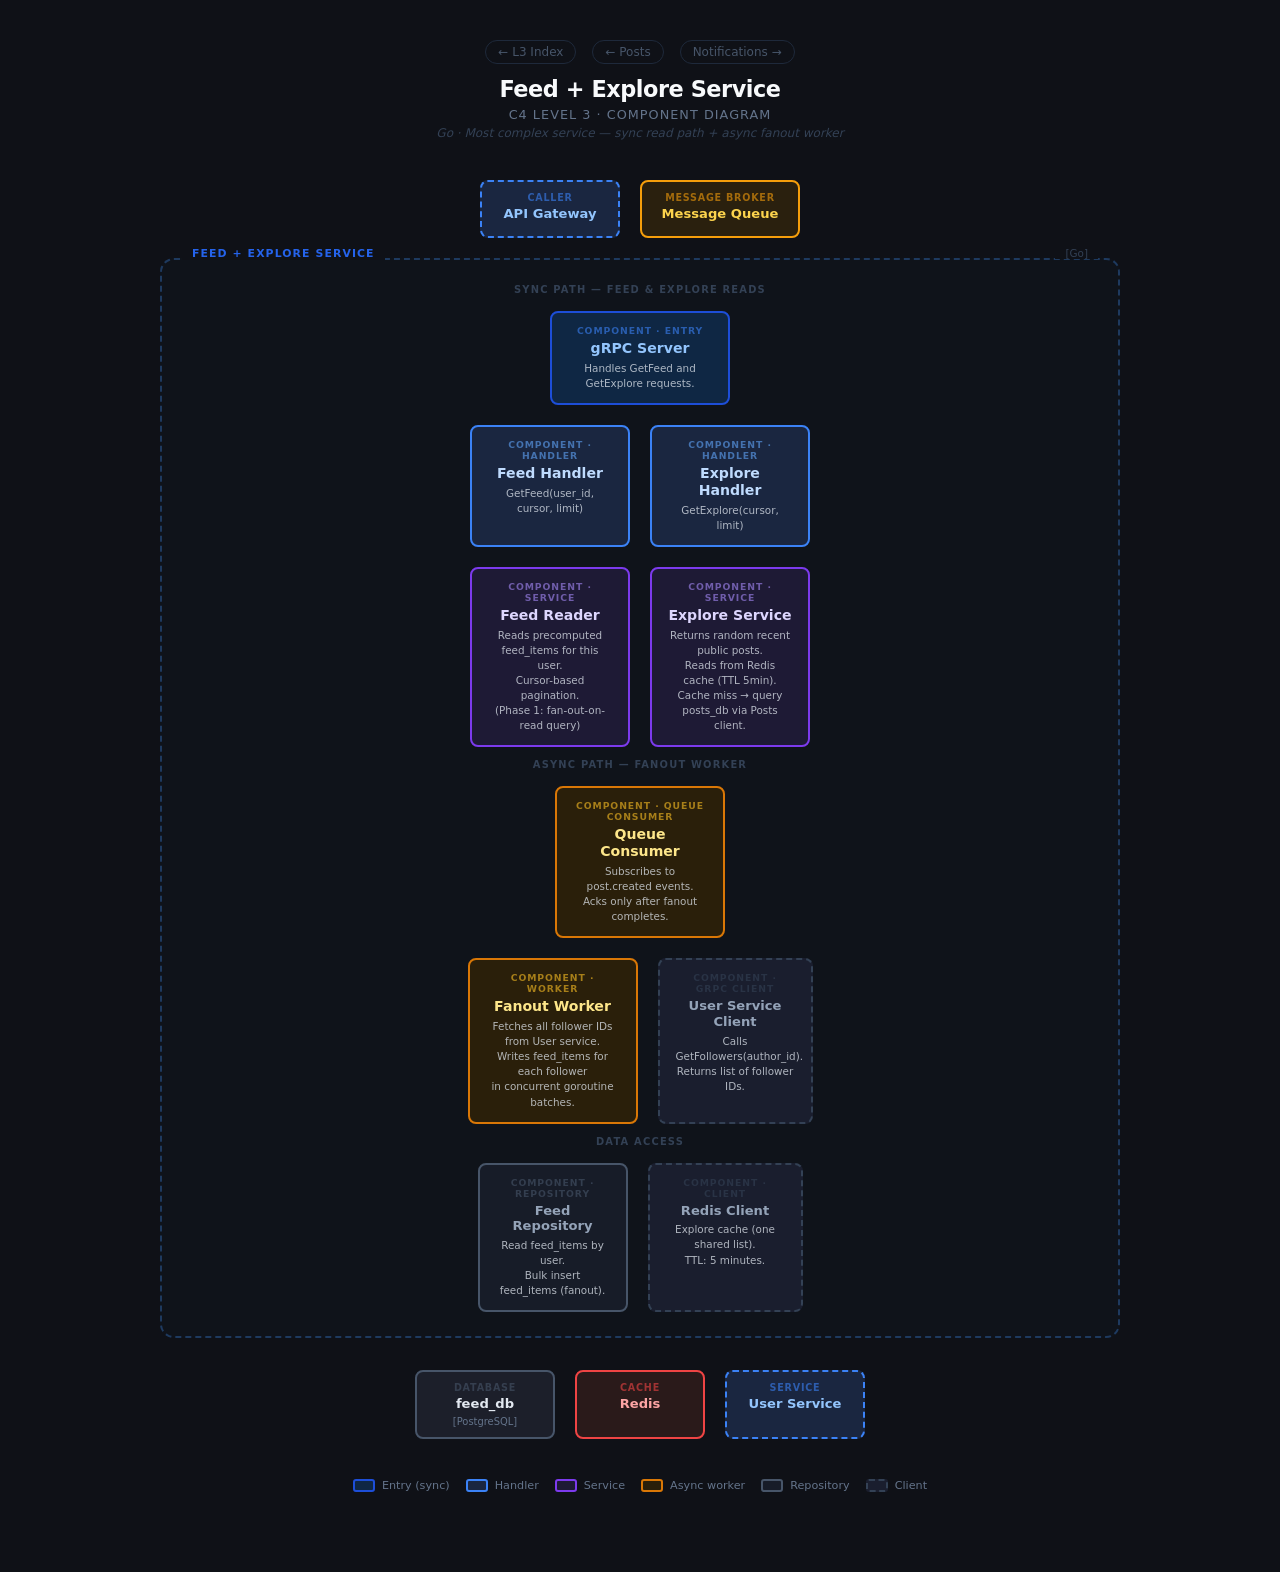
<file: C4 Model/level3-feed.html>
<!DOCTYPE html>
<html lang="en">
<head>
  <meta charset="UTF-8" /><meta name="viewport" content="width=device-width, initial-scale=1.0" />
  <title>Inama — L3: Feed + Explore</title>
  <link rel="stylesheet" href="level3.css" />
</head>
<body>
  <div class="nav">
    <a href="level3-index.html">← L3 Index</a>
    <a href="level3-posts.html">← Posts</a>
    <a href="level3-notifications.html">Notifications →</a>
  </div>
  <header>
    <h1>Feed + Explore Service</h1>
    <p>C4 Level 3 · Component Diagram</p>
    <div class="subtitle">Go · Most complex service — sync read path + async fanout worker</div>
  </header>

  <div class="diagram" id="diagram">
    <svg id="svg-layer" xmlns="http://www.w3.org/2000/svg"></svg>

    <!-- Two entry points side by side -->
    <div class="row">
      <div class="ext-service" id="gateway-caller">
        <div class="card-type">Caller</div>
        <div class="card-name">API Gateway</div>
      </div>
      <div class="ext-queue" id="queue-in">
        <div class="card-type">Message Broker</div>
        <div class="card-name">Message Queue</div>
      </div>
    </div>

    <div class="container-boundary">
      <div class="container-boundary-label">Feed + Explore Service</div>
      <div class="container-boundary-tech">[Go]</div>

      <div class="section-label">Sync Path — Feed &amp; Explore reads</div>
      <div class="row">
        <div class="card comp-entry" id="grpc-server">
          <div class="card-type">Component · Entry</div>
          <div class="card-name">gRPC Server</div>
          <div class="card-desc">Handles GetFeed and GetExplore requests.</div>
        </div>
      </div>
      <div class="row">
        <div class="card comp-handler" id="h-feed">
          <div class="card-type">Component · Handler</div>
          <div class="card-name">Feed Handler</div>
          <div class="card-desc">GetFeed(user_id, cursor, limit)</div>
        </div>
        <div class="card comp-handler" id="h-explore">
          <div class="card-type">Component · Handler</div>
          <div class="card-name">Explore Handler</div>
          <div class="card-desc">GetExplore(cursor, limit)</div>
        </div>
      </div>
      <div class="row">
        <div class="card comp-service" id="feed-reader">
          <div class="card-type">Component · Service</div>
          <div class="card-name">Feed Reader</div>
          <div class="card-desc">Reads precomputed feed_items for this user.<br/>Cursor-based pagination.<br/>(Phase 1: fan-out-on-read query)</div>
        </div>
        <div class="card comp-service" id="explore-svc">
          <div class="card-type">Component · Service</div>
          <div class="card-name">Explore Service</div>
          <div class="card-desc">Returns random recent public posts.<br/>Reads from Redis cache (TTL 5min).<br/>Cache miss → query posts_db via Posts client.</div>
        </div>
      </div>

      <div class="section-label">Async Path — Fanout Worker</div>
      <div class="row">
        <div class="card comp-worker" id="fanout-consumer">
          <div class="card-type">Component · Queue Consumer</div>
          <div class="card-name">Queue Consumer</div>
          <div class="card-desc">Subscribes to post.created events.<br/>Acks only after fanout completes.</div>
        </div>
      </div>
      <div class="row">
        <div class="card comp-worker" id="fanout-worker">
          <div class="card-type">Component · Worker</div>
          <div class="card-name">Fanout Worker</div>
          <div class="card-desc">Fetches all follower IDs from User service.<br/>Writes feed_items for each follower<br/>in concurrent goroutine batches.</div>
        </div>
        <div class="card comp-client" id="user-client">
          <div class="card-type">Component · gRPC Client</div>
          <div class="card-name">User Service Client</div>
          <div class="card-desc">Calls GetFollowers(author_id).<br/>Returns list of follower IDs.</div>
        </div>
      </div>

      <div class="section-label">Data Access</div>
      <div class="row">
        <div class="card comp-repo" id="feed-repo">
          <div class="card-type">Component · Repository</div>
          <div class="card-name">Feed Repository</div>
          <div class="card-desc">Read feed_items by user.<br/>Bulk insert feed_items (fanout).</div>
        </div>
        <div class="card comp-client" id="redis-client">
          <div class="card-type">Component · Client</div>
          <div class="card-name">Redis Client</div>
          <div class="card-desc">Explore cache (one shared list).<br/>TTL: 5 minutes.</div>
        </div>
      </div>
    </div>

    <div class="row row-external-bottom">
      <div class="ext-db" id="feed-db">
        <div class="card-type">Database</div>
        <div class="card-name">feed_db</div>
        <div class="card-tech">[PostgreSQL]</div>
      </div>
      <div class="ext-redis" id="redis">
        <div class="card-type">Cache</div>
        <div class="card-name">Redis</div>
      </div>
      <div class="ext-service" id="user-svc">
        <div class="card-type">Service</div>
        <div class="card-name">User Service</div>
      </div>
    </div>
  </div>

  <div class="legend">
    <div class="legend-item"><div class="legend-box leg-entry"></div>Entry (sync)</div>
    <div class="legend-item"><div class="legend-box leg-handler"></div>Handler</div>
    <div class="legend-item"><div class="legend-box leg-service"></div>Service</div>
    <div class="legend-item"><div class="legend-box leg-worker"></div>Async worker</div>
    <div class="legend-item"><div class="legend-box leg-repo"></div>Repository</div>
    <div class="legend-item"><div class="legend-box leg-client"></div>Client</div>
  </div>

  <script src="arrows.js"></script>
  <script>
    window.addEventListener('load', () => {
      const d   = document.getElementById('diagram');
      const svg = document.getElementById('svg-layer');
      initSvg(svg, d);
      const B = '#3b82f6', P = '#7c3aed', G = '#475569', O = '#f59e0b';

      // Callers → entry
      arrow(svg,d,'gateway-caller','bottom','grpc-server','top',   B,false,'gRPC');
      arrow(svg,d,'queue-in','bottom','fanout-consumer','top',     O,true,'post.created');

      // Sync path
      arrow(svg,d,'grpc-server','bottom','h-feed','top',           B,false,'');
      arrow(svg,d,'grpc-server','bottom','h-explore','top',        B,false,'');
      arrow(svg,d,'h-feed','bottom','feed-reader','top',           P,false,'');
      arrow(svg,d,'h-explore','bottom','explore-svc','top',        P,false,'');
      arrow(svg,d,'feed-reader','bottom','feed-repo','top',        G,false,'read feed_items');
      arrow(svg,d,'explore-svc','bottom','redis-client','top',     G,false,'cache read');

      // Async fanout path
      arrow(svg,d,'fanout-consumer','bottom','fanout-worker','top', O,false,'trigger');
      arrow(svg,d,'fanout-worker','right','user-client','left',     O,false,'GetFollowers');
      arrow(svg,d,'fanout-worker','bottom','feed-repo','top',       O,false,'bulk insert');

      // External
      arrow(svg,d,'feed-repo','bottom','feed-db','top',    G,false,'SQL');
      arrow(svg,d,'redis-client','bottom','redis','top',   '#ef4444',false,'');
      arrow(svg,d,'user-client','bottom','user-svc','top', B,false,'gRPC');
    });
    window.addEventListener('resize', () => location.reload());
  </script>
</body>
</html>
</file>
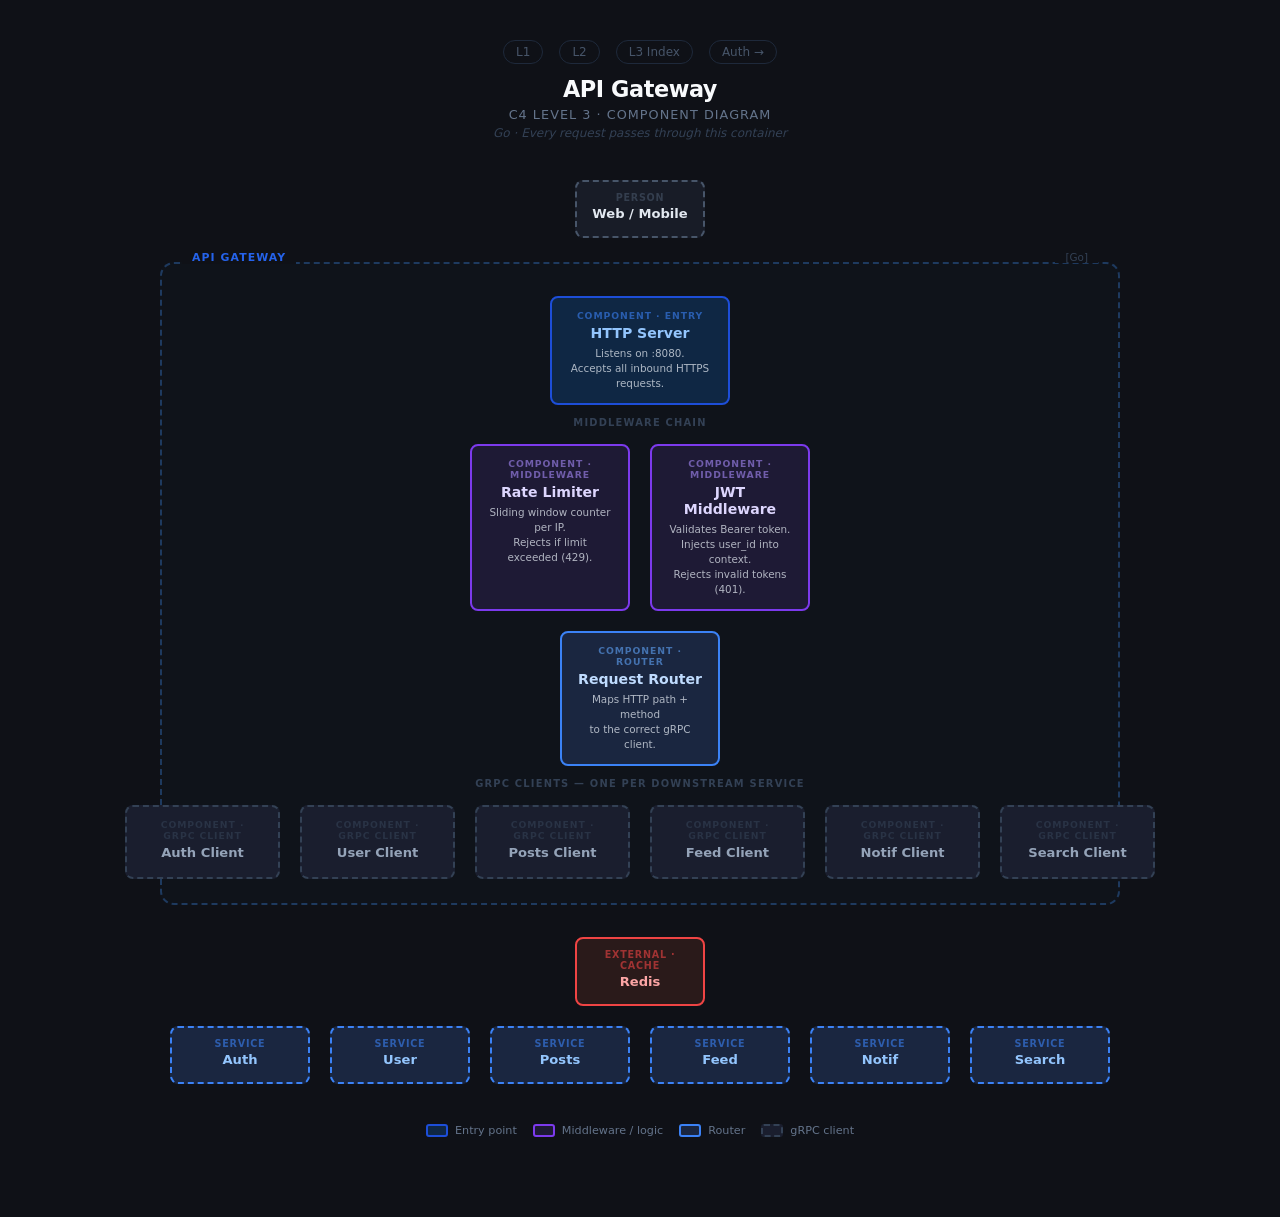
<file: C4 Model/level3-gateway.html>
<!DOCTYPE html>
<html lang="en">
<head>
  <meta charset="UTF-8" />
  <meta name="viewport" content="width=device-width, initial-scale=1.0" />
  <title>Inama — L3: API Gateway</title>
  <link rel="stylesheet" href="level3.css" />
</head>
<body>
  <div class="nav">
    <a href="index.html">L1</a>
    <a href="level2.html">L2</a>
    <a href="level3-index.html">L3 Index</a>
    <a href="level3-auth.html">Auth →</a>
  </div>

  <header>
    <h1>API Gateway</h1>
    <p>C4 Level 3 · Component Diagram</p>
    <div class="subtitle">Go · Every request passes through this container</div>
  </header>

  <div class="diagram" id="diagram">
    <svg id="svg-layer" xmlns="http://www.w3.org/2000/svg"></svg>

    <!-- Top: incoming clients -->
    <div class="row row-external">
      <div class="ext-third" id="client-web">
        <div class="card-type">Person</div>
        <div class="card-name">Web / Mobile</div>
      </div>
    </div>

    <div class="container-boundary">
      <div class="container-boundary-label">API Gateway</div>
      <div class="container-boundary-tech">[Go]</div>

      <!-- Entry -->
      <div class="row">
        <div class="card comp-entry" id="http-server">
          <div class="card-type">Component · Entry</div>
          <div class="card-name">HTTP Server</div>
          <div class="card-desc">Listens on :8080.<br/>Accepts all inbound HTTPS requests.</div>
        </div>
      </div>

      <!-- Middleware chain -->
      <div class="section-label">Middleware Chain</div>
      <div class="row">
        <div class="card comp-service" id="ratelimit">
          <div class="card-type">Component · Middleware</div>
          <div class="card-name">Rate Limiter</div>
          <div class="card-desc">Sliding window counter per IP.<br/>Rejects if limit exceeded (429).</div>
        </div>
        <div class="card comp-service" id="jwt-mw">
          <div class="card-type">Component · Middleware</div>
          <div class="card-name">JWT Middleware</div>
          <div class="card-desc">Validates Bearer token.<br/>Injects user_id into context.<br/>Rejects invalid tokens (401).</div>
        </div>
      </div>

      <!-- Router -->
      <div class="row">
        <div class="card comp-handler" id="router">
          <div class="card-type">Component · Router</div>
          <div class="card-name">Request Router</div>
          <div class="card-desc">Maps HTTP path + method<br/>to the correct gRPC client.</div>
        </div>
      </div>

      <!-- gRPC clients -->
      <div class="section-label">gRPC Clients — one per downstream service</div>
      <div class="row">
        <div class="card comp-client" id="cli-auth">
          <div class="card-type">Component · gRPC Client</div>
          <div class="card-name">Auth Client</div>
        </div>
        <div class="card comp-client" id="cli-user">
          <div class="card-type">Component · gRPC Client</div>
          <div class="card-name">User Client</div>
        </div>
        <div class="card comp-client" id="cli-posts">
          <div class="card-type">Component · gRPC Client</div>
          <div class="card-name">Posts Client</div>
        </div>
        <div class="card comp-client" id="cli-feed">
          <div class="card-type">Component · gRPC Client</div>
          <div class="card-name">Feed Client</div>
        </div>
        <div class="card comp-client" id="cli-notif">
          <div class="card-type">Component · gRPC Client</div>
          <div class="card-name">Notif Client</div>
        </div>
        <div class="card comp-client" id="cli-search">
          <div class="card-type">Component · gRPC Client</div>
          <div class="card-name">Search Client</div>
        </div>
      </div>
    </div>

    <!-- External: Redis + downstream services -->
    <div class="row row-external-bottom">
      <div class="ext-redis" id="redis">
        <div class="card-type">External · Cache</div>
        <div class="card-name">Redis</div>
      </div>
    </div>
    <div class="row row-external-bottom">
      <div class="ext-service" id="svc-auth"><div class="card-type">Service</div><div class="card-name">Auth</div></div>
      <div class="ext-service" id="svc-user"><div class="card-type">Service</div><div class="card-name">User</div></div>
      <div class="ext-service" id="svc-posts"><div class="card-type">Service</div><div class="card-name">Posts</div></div>
      <div class="ext-service" id="svc-feed"><div class="card-type">Service</div><div class="card-name">Feed</div></div>
      <div class="ext-service" id="svc-notif"><div class="card-type">Service</div><div class="card-name">Notif</div></div>
      <div class="ext-service" id="svc-search"><div class="card-type">Service</div><div class="card-name">Search</div></div>
    </div>
  </div>

  <div class="legend">
    <div class="legend-item"><div class="legend-box leg-entry"></div>Entry point</div>
    <div class="legend-item"><div class="legend-box leg-service"></div>Middleware / logic</div>
    <div class="legend-item"><div class="legend-box leg-handler"></div>Router</div>
    <div class="legend-item"><div class="legend-box leg-client"></div>gRPC client</div>
  </div>

  <script src="arrows.js"></script>
  <script>
    window.addEventListener('load', () => {
      const d = document.getElementById('diagram');
      const svg = document.getElementById('svg-layer');
      initSvg(svg, d);

      arrow(svg, d, 'client-web',  'bottom', 'http-server', 'top',    '#94a3b8', false, 'HTTPS');
      arrow(svg, d, 'http-server', 'bottom', 'ratelimit',   'top',    '#3b82f6', false, '');
      arrow(svg, d, 'http-server', 'bottom', 'jwt-mw',      'top',    '#3b82f6', false, '');
      arrow(svg, d, 'ratelimit',   'right',  'redis',       'top',    '#ef4444', false, 'counter');
      arrow(svg, d, 'ratelimit',   'bottom', 'router',      'top',    '#3b82f6', false, '');
      arrow(svg, d, 'jwt-mw',      'bottom', 'router',      'top',    '#3b82f6', false, '');
      arrow(svg, d, 'router',      'bottom', 'cli-auth',    'top',    '#7c3aed', false, '');
      arrow(svg, d, 'router',      'bottom', 'cli-user',    'top',    '#7c3aed', false, '');
      arrow(svg, d, 'router',      'bottom', 'cli-posts',   'top',    '#7c3aed', false, '');
      arrow(svg, d, 'router',      'bottom', 'cli-feed',    'top',    '#7c3aed', false, '');
      arrow(svg, d, 'router',      'bottom', 'cli-notif',   'top',    '#7c3aed', false, '');
      arrow(svg, d, 'router',      'bottom', 'cli-search',  'top',    '#7c3aed', false, '');
      arrow(svg, d, 'cli-auth',    'bottom', 'svc-auth',    'top',    '#475569', false, 'gRPC');
      arrow(svg, d, 'cli-user',    'bottom', 'svc-user',    'top',    '#475569', false, 'gRPC');
      arrow(svg, d, 'cli-posts',   'bottom', 'svc-posts',   'top',    '#475569', false, 'gRPC');
      arrow(svg, d, 'cli-feed',    'bottom', 'svc-feed',    'top',    '#475569', false, 'gRPC');
      arrow(svg, d, 'cli-notif',   'bottom', 'svc-notif',   'top',    '#475569', false, 'gRPC');
      arrow(svg, d, 'cli-search',  'bottom', 'svc-search',  'top',    '#475569', false, 'gRPC');
    });
    window.addEventListener('resize', () => location.reload());
  </script>
</body>
</html>
</file>
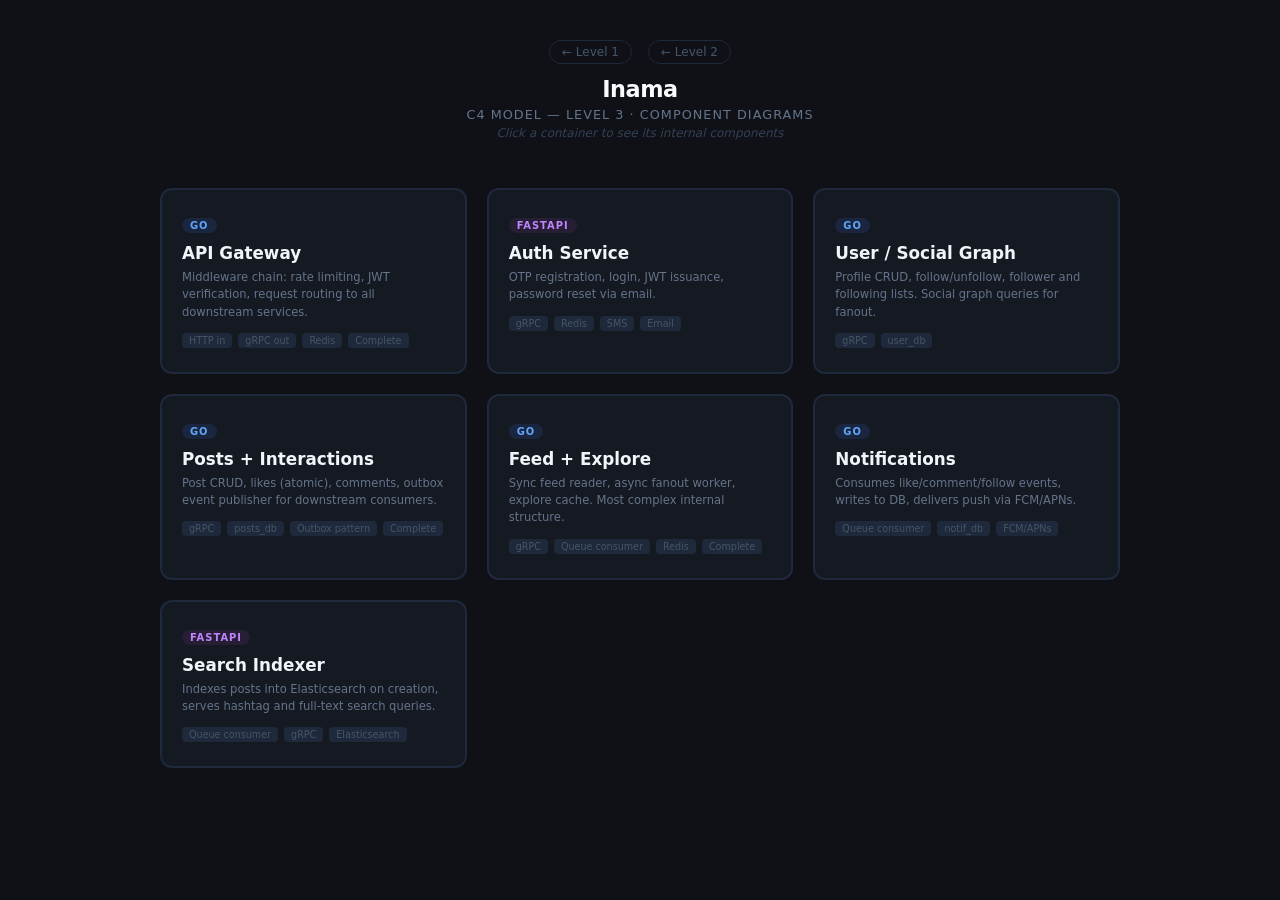
<file: C4 Model/level3-index.html>
<!DOCTYPE html>
<html lang="en">
<head>
  <meta charset="UTF-8" />
  <meta name="viewport" content="width=device-width, initial-scale=1.0" />
  <title>Inama — C4 Level 3: Component Diagrams</title>
  <link rel="stylesheet" href="level3.css" />
  <style>
    .grid {
      display: grid;
      grid-template-columns: repeat(auto-fit, minmax(260px, 1fr));
      gap: 20px;
      width: 960px;
      max-width: 100%;
      margin-top: 8px;
    }
    .tile {
      background: #151922;
      border: 2px solid #1e293b;
      border-radius: 12px;
      padding: 24px 20px;
      text-decoration: none;
      color: inherit;
      transition: border-color 0.15s;
    }
    .tile:hover { border-color: #334155; }
    .tile-badge {
      display: inline-block;
      font-size: 0.62rem;
      font-weight: 700;
      text-transform: uppercase;
      letter-spacing: 0.1em;
      padding: 2px 8px;
      border-radius: 20px;
      margin-bottom: 10px;
    }
    .badge-go   { background: #1a2640; color: #60a5fa; }
    .badge-py   { background: #251e35; color: #c084fc; }
    .tile-name  { font-size: 1.05rem; font-weight: 700; color: #f1f5f9; margin-bottom: 6px; }
    .tile-desc  { font-size: 0.72rem; color: #64748b; line-height: 1.5; }
    .tile-tags  { margin-top: 12px; display: flex; gap: 6px; flex-wrap: wrap; }
    .tag {
      font-size: 0.6rem;
      padding: 2px 7px;
      border-radius: 4px;
      background: #1e293b;
      color: #475569;
    }
  </style>
</head>
<body>
  <div class="nav">
    <a href="index.html">← Level 1</a>
    <a href="level2.html">← Level 2</a>
  </div>

  <header>
    <h1>Inama</h1>
    <p>C4 Model — Level 3 · Component Diagrams</p>
    <div class="subtitle">Click a container to see its internal components</div>
  </header>

  <div class="grid">

    <a class="tile" href="level3-gateway.html">
      <div class="tile-badge badge-go">Go</div>
      <div class="tile-name">API Gateway</div>
      <div class="tile-desc">Middleware chain: rate limiting, JWT verification, request routing to all downstream services.</div>
      <div class="tile-tags">
        <span class="tag">HTTP in</span>
        <span class="tag">gRPC out</span>
        <span class="tag">Redis</span>
        <span class="tag">Complete</span>
      </div>
    </a>

    <a class="tile" href="level3-auth.html">
      <div class="tile-badge badge-py">FastAPI</div>
      <div class="tile-name">Auth Service</div>
      <div class="tile-desc">OTP registration, login, JWT issuance, password reset via email.</div>
      <div class="tile-tags">
        <span class="tag">gRPC</span>
        <span class="tag">Redis</span>
        <span class="tag">SMS</span>
        <span class="tag">Email</span>
      </div>
    </a>

    <a class="tile" href="level3-user.html">
      <div class="tile-badge badge-go">Go</div>
      <div class="tile-name">User / Social Graph</div>
      <div class="tile-desc">Profile CRUD, follow/unfollow, follower and following lists. Social graph queries for fanout.</div>
      <div class="tile-tags">
        <span class="tag">gRPC</span>
        <span class="tag">user_db</span>
      </div>
    </a>

    <a class="tile" href="level3-posts.html">
      <div class="tile-badge badge-go">Go</div>
      <div class="tile-name">Posts + Interactions</div>
      <div class="tile-desc">Post CRUD, likes (atomic), comments, outbox event publisher for downstream consumers.</div>
      <div class="tile-tags">
        <span class="tag">gRPC</span>
        <span class="tag">posts_db</span>
        <span class="tag">Outbox pattern</span>
        <span class="tag">Complete</span>
      </div>
    </a>

    <a class="tile" href="level3-feed.html">
      <div class="tile-badge badge-go">Go</div>
      <div class="tile-name">Feed + Explore</div>
      <div class="tile-desc">Sync feed reader, async fanout worker, explore cache. Most complex internal structure.</div>
      <div class="tile-tags">
        <span class="tag">gRPC</span>
        <span class="tag">Queue consumer</span>
        <span class="tag">Redis</span>
        <span class="tag">Complete</span>
      </div>
    </a>

    <a class="tile" href="level3-notifications.html">
      <div class="tile-badge badge-go">Go</div>
      <div class="tile-name">Notifications</div>
      <div class="tile-desc">Consumes like/comment/follow events, writes to DB, delivers push via FCM/APNs.</div>
      <div class="tile-tags">
        <span class="tag">Queue consumer</span>
        <span class="tag">notif_db</span>
        <span class="tag">FCM/APNs</span>
      </div>
    </a>

    <a class="tile" href="level3-search.html">
      <div class="tile-badge badge-py">FastAPI</div>
      <div class="tile-name">Search Indexer</div>
      <div class="tile-desc">Indexes posts into Elasticsearch on creation, serves hashtag and full-text search queries.</div>
      <div class="tile-tags">
        <span class="tag">Queue consumer</span>
        <span class="tag">gRPC</span>
        <span class="tag">Elasticsearch</span>
      </div>
    </a>

  </div>
</body>
</html>
</file>
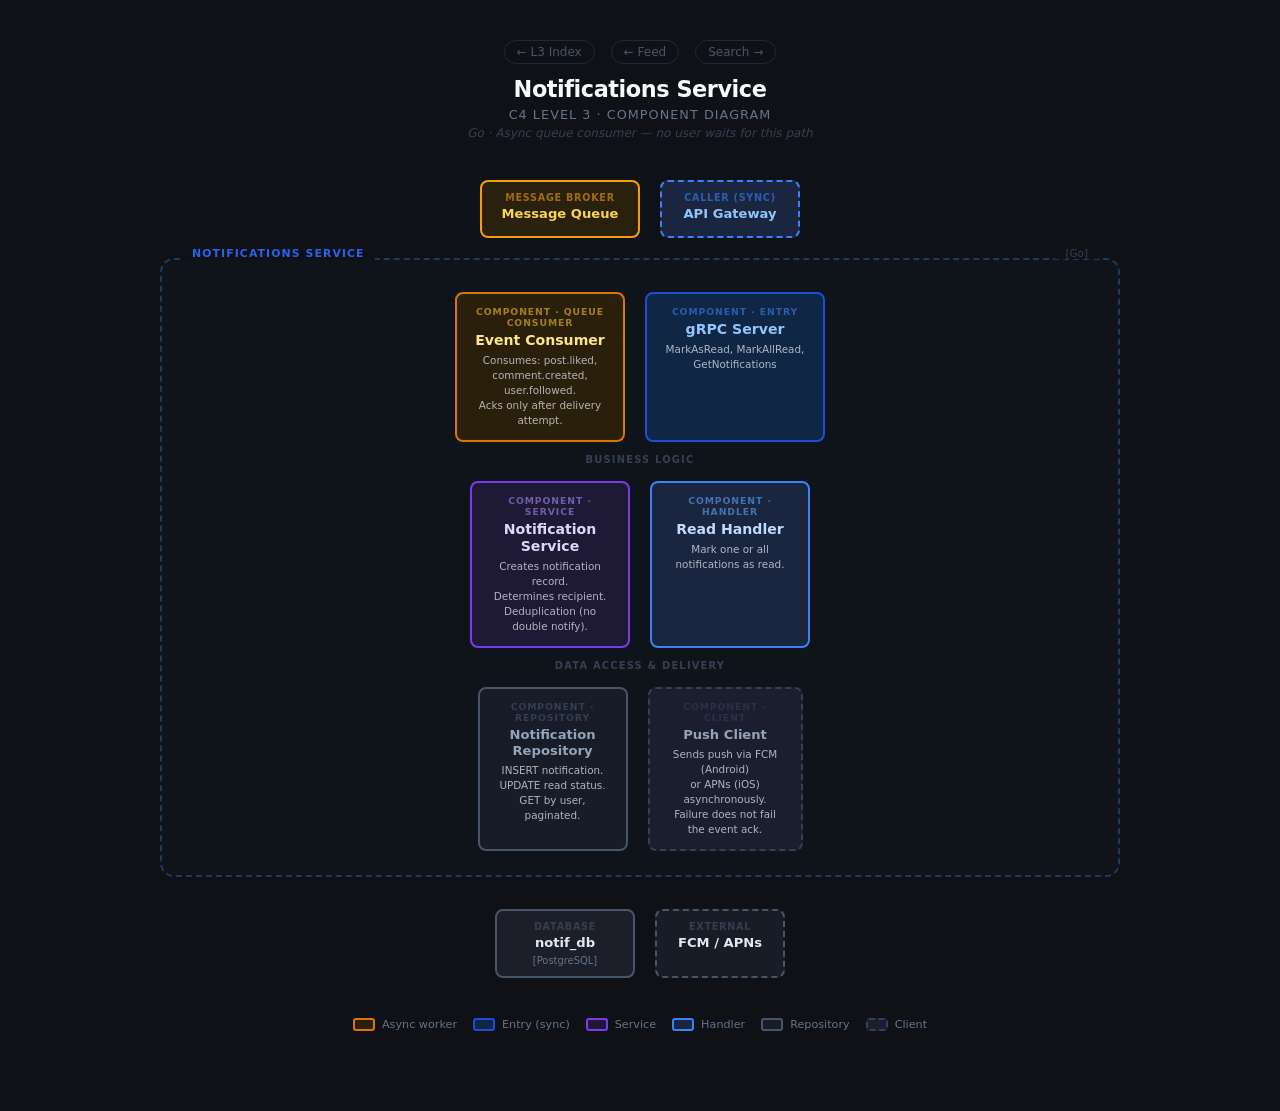
<file: C4 Model/level3-notifications.html>
<!DOCTYPE html>
<html lang="en">
<head>
  <meta charset="UTF-8" /><meta name="viewport" content="width=device-width, initial-scale=1.0" />
  <title>Inama — L3: Notifications</title>
  <link rel="stylesheet" href="level3.css" />
</head>
<body>
  <div class="nav">
    <a href="level3-index.html">← L3 Index</a>
    <a href="level3-feed.html">← Feed</a>
    <a href="level3-search.html">Search →</a>
  </div>
  <header>
    <h1>Notifications Service</h1>
    <p>C4 Level 3 · Component Diagram</p>
    <div class="subtitle">Go · Async queue consumer — no user waits for this path</div>
  </header>

  <div class="diagram" id="diagram">
    <svg id="svg-layer" xmlns="http://www.w3.org/2000/svg"></svg>

    <div class="row">
      <div class="ext-queue" id="queue-in">
        <div class="card-type">Message Broker</div>
        <div class="card-name">Message Queue</div>
      </div>
      <div class="ext-service" id="gateway-caller">
        <div class="card-type">Caller (sync)</div>
        <div class="card-name">API Gateway</div>
      </div>
    </div>

    <div class="container-boundary">
      <div class="container-boundary-label">Notifications Service</div>
      <div class="container-boundary-tech">[Go]</div>

      <div class="row">
        <div class="card comp-worker" id="queue-consumer">
          <div class="card-type">Component · Queue Consumer</div>
          <div class="card-name">Event Consumer</div>
          <div class="card-desc">Consumes: post.liked, comment.created, user.followed.<br/>Acks only after delivery attempt.</div>
        </div>
        <div class="card comp-entry" id="grpc-server">
          <div class="card-type">Component · Entry</div>
          <div class="card-name">gRPC Server</div>
          <div class="card-desc">MarkAsRead, MarkAllRead,<br/>GetNotifications</div>
        </div>
      </div>

      <div class="section-label">Business Logic</div>
      <div class="row">
        <div class="card comp-service" id="notif-svc">
          <div class="card-type">Component · Service</div>
          <div class="card-name">Notification Service</div>
          <div class="card-desc">Creates notification record.<br/>Determines recipient.<br/>Deduplication (no double notify).</div>
        </div>
        <div class="card comp-handler" id="h-read">
          <div class="card-type">Component · Handler</div>
          <div class="card-name">Read Handler</div>
          <div class="card-desc">Mark one or all notifications as read.</div>
        </div>
      </div>

      <div class="section-label">Data Access &amp; Delivery</div>
      <div class="row">
        <div class="card comp-repo" id="notif-repo">
          <div class="card-type">Component · Repository</div>
          <div class="card-name">Notification Repository</div>
          <div class="card-desc">INSERT notification.<br/>UPDATE read status.<br/>GET by user, paginated.</div>
        </div>
        <div class="card comp-client" id="push-client">
          <div class="card-type">Component · Client</div>
          <div class="card-name">Push Client</div>
          <div class="card-desc">Sends push via FCM (Android)<br/>or APNs (iOS) asynchronously.<br/>Failure does not fail the event ack.</div>
        </div>
      </div>
    </div>

    <div class="row row-external-bottom">
      <div class="ext-db" id="notif-db">
        <div class="card-type">Database</div>
        <div class="card-name">notif_db</div>
        <div class="card-tech">[PostgreSQL]</div>
      </div>
      <div class="ext-third" id="fcm">
        <div class="card-type">External</div>
        <div class="card-name">FCM / APNs</div>
      </div>
    </div>
  </div>

  <div class="legend">
    <div class="legend-item"><div class="legend-box leg-worker"></div>Async worker</div>
    <div class="legend-item"><div class="legend-box leg-entry"></div>Entry (sync)</div>
    <div class="legend-item"><div class="legend-box leg-service"></div>Service</div>
    <div class="legend-item"><div class="legend-box leg-handler"></div>Handler</div>
    <div class="legend-item"><div class="legend-box leg-repo"></div>Repository</div>
    <div class="legend-item"><div class="legend-box leg-client"></div>Client</div>
  </div>

  <script src="arrows.js"></script>
  <script>
    window.addEventListener('load', () => {
      const d   = document.getElementById('diagram');
      const svg = document.getElementById('svg-layer');
      initSvg(svg, d);
      const B = '#3b82f6', P = '#7c3aed', G = '#475569', O = '#f59e0b';

      arrow(svg,d,'queue-in','bottom','queue-consumer','top',   O,true,'events');
      arrow(svg,d,'gateway-caller','bottom','grpc-server','top', B,false,'gRPC');

      arrow(svg,d,'queue-consumer','bottom','notif-svc','top',  O,false,'');
      arrow(svg,d,'grpc-server','bottom','h-read','top',        B,false,'');

      arrow(svg,d,'notif-svc','bottom','notif-repo','top',      G,false,'write');
      arrow(svg,d,'notif-svc','bottom','push-client','top',     O,false,'push');
      arrow(svg,d,'h-read','bottom','notif-repo','top',         G,false,'update');

      arrow(svg,d,'notif-repo','bottom','notif-db','top',  G,false,'SQL');
      arrow(svg,d,'push-client','bottom','fcm','top',      O,true,'HTTP');
    });
    window.addEventListener('resize', () => location.reload());
  </script>
</body>
</html>
</file>
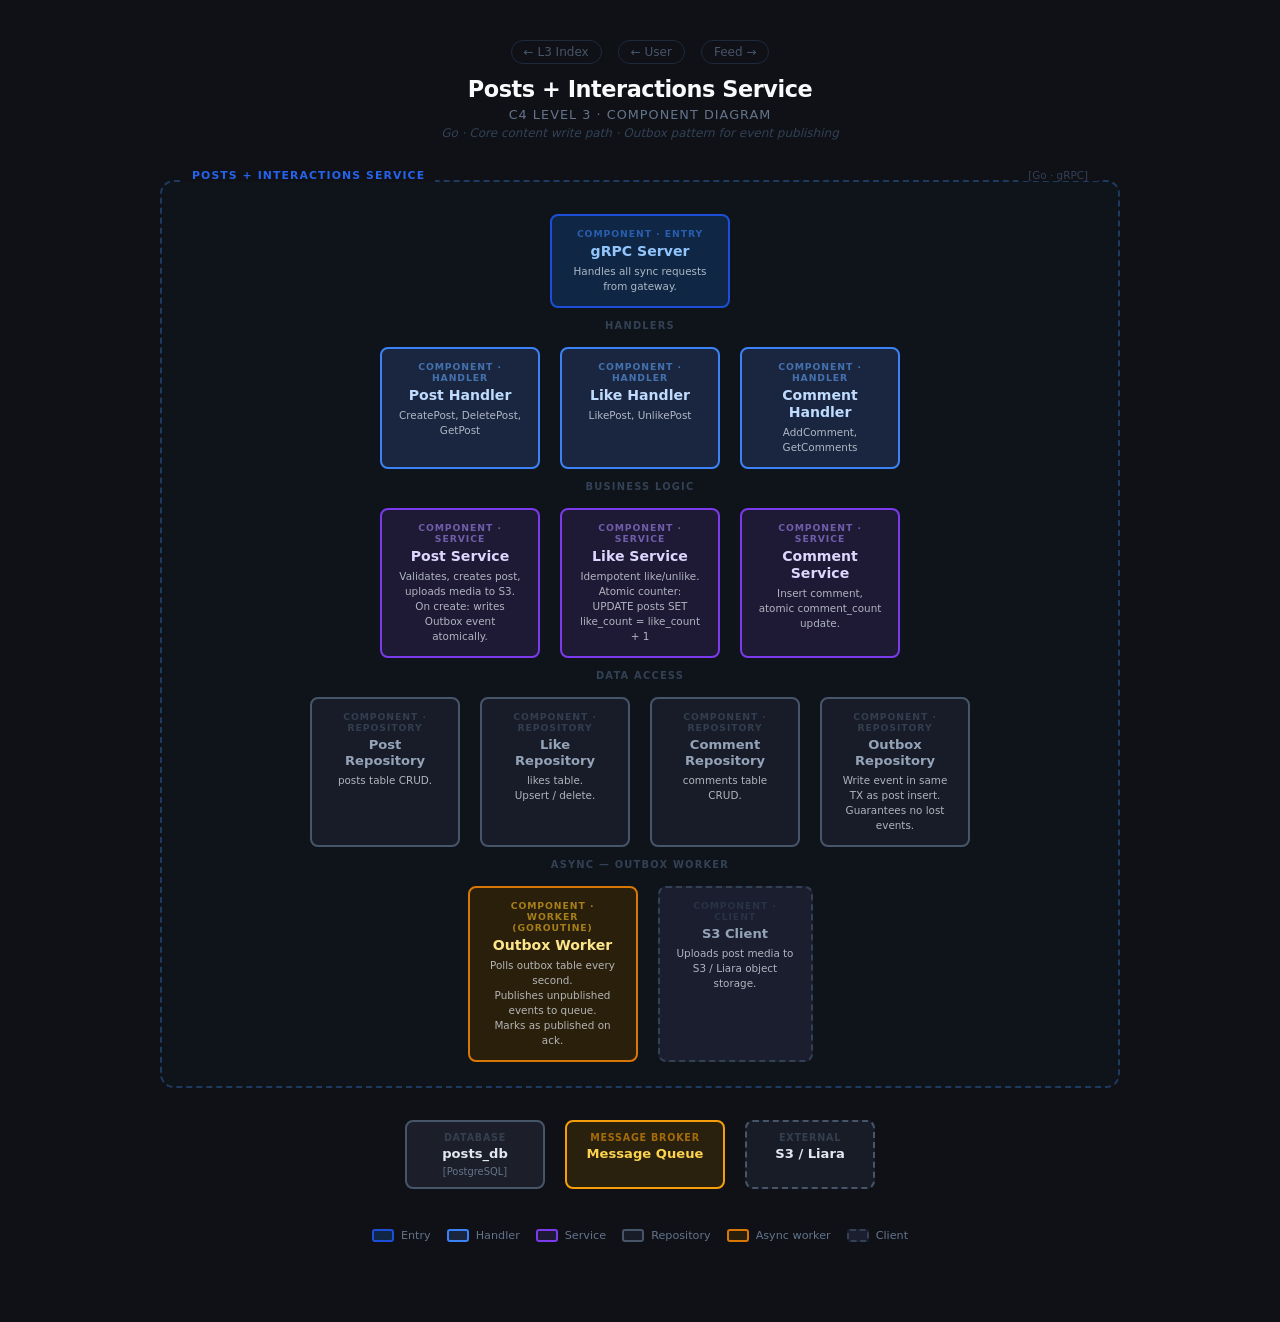
<file: C4 Model/level3-posts.html>
<!DOCTYPE html>
<html lang="en">
<head>
  <meta charset="UTF-8" /><meta name="viewport" content="width=device-width, initial-scale=1.0" />
  <title>Inama — L3: Posts + Interactions</title>
  <link rel="stylesheet" href="level3.css" />
</head>
<body>
  <div class="nav">
    <a href="level3-index.html">← L3 Index</a>
    <a href="level3-user.html">← User</a>
    <a href="level3-feed.html">Feed →</a>
  </div>
  <header>
    <h1>Posts + Interactions Service</h1>
    <p>C4 Level 3 · Component Diagram</p>
    <div class="subtitle">Go · Core content write path · Outbox pattern for event publishing</div>
  </header>

  <div class="diagram" id="diagram">
    <svg id="svg-layer" xmlns="http://www.w3.org/2000/svg"></svg>

    <div class="container-boundary">
      <div class="container-boundary-label">Posts + Interactions Service</div>
      <div class="container-boundary-tech">[Go · gRPC]</div>

      <div class="row">
        <div class="card comp-entry" id="grpc-server">
          <div class="card-type">Component · Entry</div>
          <div class="card-name">gRPC Server</div>
          <div class="card-desc">Handles all sync requests from gateway.</div>
        </div>
      </div>

      <div class="section-label">Handlers</div>
      <div class="row">
        <div class="card comp-handler" id="h-post">
          <div class="card-type">Component · Handler</div>
          <div class="card-name">Post Handler</div>
          <div class="card-desc">CreatePost, DeletePost, GetPost</div>
        </div>
        <div class="card comp-handler" id="h-like">
          <div class="card-type">Component · Handler</div>
          <div class="card-name">Like Handler</div>
          <div class="card-desc">LikePost, UnlikePost</div>
        </div>
        <div class="card comp-handler" id="h-comment">
          <div class="card-type">Component · Handler</div>
          <div class="card-name">Comment Handler</div>
          <div class="card-desc">AddComment, GetComments</div>
        </div>
      </div>

      <div class="section-label">Business Logic</div>
      <div class="row">
        <div class="card comp-service" id="post-svc">
          <div class="card-type">Component · Service</div>
          <div class="card-name">Post Service</div>
          <div class="card-desc">Validates, creates post, uploads media to S3.<br/>On create: writes Outbox event atomically.</div>
        </div>
        <div class="card comp-service" id="like-svc">
          <div class="card-type">Component · Service</div>
          <div class="card-name">Like Service</div>
          <div class="card-desc">Idempotent like/unlike.<br/>Atomic counter: UPDATE posts SET like_count = like_count + 1</div>
        </div>
        <div class="card comp-service" id="comment-svc">
          <div class="card-type">Component · Service</div>
          <div class="card-name">Comment Service</div>
          <div class="card-desc">Insert comment, atomic comment_count update.</div>
        </div>
      </div>

      <div class="section-label">Data Access</div>
      <div class="row">
        <div class="card comp-repo" id="post-repo">
          <div class="card-type">Component · Repository</div>
          <div class="card-name">Post Repository</div>
          <div class="card-desc">posts table CRUD.</div>
        </div>
        <div class="card comp-repo" id="like-repo">
          <div class="card-type">Component · Repository</div>
          <div class="card-name">Like Repository</div>
          <div class="card-desc">likes table.<br/>Upsert / delete.</div>
        </div>
        <div class="card comp-repo" id="comment-repo">
          <div class="card-type">Component · Repository</div>
          <div class="card-name">Comment Repository</div>
          <div class="card-desc">comments table CRUD.</div>
        </div>
        <div class="card comp-repo" id="outbox-repo">
          <div class="card-type">Component · Repository</div>
          <div class="card-name">Outbox Repository</div>
          <div class="card-desc">Write event in same TX as post insert.<br/>Guarantees no lost events.</div>
        </div>
      </div>

      <div class="section-label">Async — Outbox Worker</div>
      <div class="row">
        <div class="card comp-worker" id="outbox-worker">
          <div class="card-type">Component · Worker (goroutine)</div>
          <div class="card-name">Outbox Worker</div>
          <div class="card-desc">Polls outbox table every second.<br/>Publishes unpublished events to queue.<br/>Marks as published on ack.</div>
        </div>
        <div class="card comp-client" id="s3-client">
          <div class="card-type">Component · Client</div>
          <div class="card-name">S3 Client</div>
          <div class="card-desc">Uploads post media to S3 / Liara object storage.</div>
        </div>
      </div>
    </div>

    <div class="row row-external-bottom">
      <div class="ext-db" id="posts-db">
        <div class="card-type">Database</div>
        <div class="card-name">posts_db</div>
        <div class="card-tech">[PostgreSQL]</div>
      </div>
      <div class="ext-queue" id="queue">
        <div class="card-type">Message Broker</div>
        <div class="card-name">Message Queue</div>
      </div>
      <div class="ext-third" id="s3">
        <div class="card-type">External</div>
        <div class="card-name">S3 / Liara</div>
      </div>
    </div>
  </div>

  <div class="legend">
    <div class="legend-item"><div class="legend-box leg-entry"></div>Entry</div>
    <div class="legend-item"><div class="legend-box leg-handler"></div>Handler</div>
    <div class="legend-item"><div class="legend-box leg-service"></div>Service</div>
    <div class="legend-item"><div class="legend-box leg-repo"></div>Repository</div>
    <div class="legend-item"><div class="legend-box leg-worker"></div>Async worker</div>
    <div class="legend-item"><div class="legend-box leg-client"></div>Client</div>
  </div>

  <script src="arrows.js"></script>
  <script>
    window.addEventListener('load', () => {
      const d   = document.getElementById('diagram');
      const svg = document.getElementById('svg-layer');
      initSvg(svg, d);
      const B = '#3b82f6', P = '#7c3aed', G = '#475569', O = '#f59e0b';

      arrow(svg,d,'grpc-server','bottom','h-post','top',    B,false,'');
      arrow(svg,d,'grpc-server','bottom','h-like','top',    B,false,'');
      arrow(svg,d,'grpc-server','bottom','h-comment','top', B,false,'');

      arrow(svg,d,'h-post','bottom','post-svc','top',       P,false,'');
      arrow(svg,d,'h-like','bottom','like-svc','top',       P,false,'');
      arrow(svg,d,'h-comment','bottom','comment-svc','top', P,false,'');

      arrow(svg,d,'post-svc','bottom','post-repo','top',    G,false,'');
      arrow(svg,d,'post-svc','bottom','outbox-repo','top',  G,false,'same TX');
      arrow(svg,d,'post-svc','bottom','s3-client','top',    G,false,'upload');
      arrow(svg,d,'like-svc','bottom','like-repo','top',    G,false,'atomic +1');
      arrow(svg,d,'comment-svc','bottom','comment-repo','top', G,false,'');

      arrow(svg,d,'post-repo','bottom','posts-db','top',    G,false,'SQL');
      arrow(svg,d,'like-repo','bottom','posts-db','top',    G,false,'SQL');
      arrow(svg,d,'comment-repo','bottom','posts-db','top', G,false,'SQL');
      arrow(svg,d,'outbox-repo','bottom','posts-db','top',  G,false,'outbox table');

      arrow(svg,d,'outbox-worker','left','outbox-repo','right', O,false,'poll');
      arrow(svg,d,'outbox-worker','bottom','queue','top',     O,true,'post.created / liked');

      arrow(svg,d,'s3-client','bottom','s3','top', G,false,'PUT object');
    });
    window.addEventListener('resize', () => location.reload());
  </script>
</body>
</html>
</file>
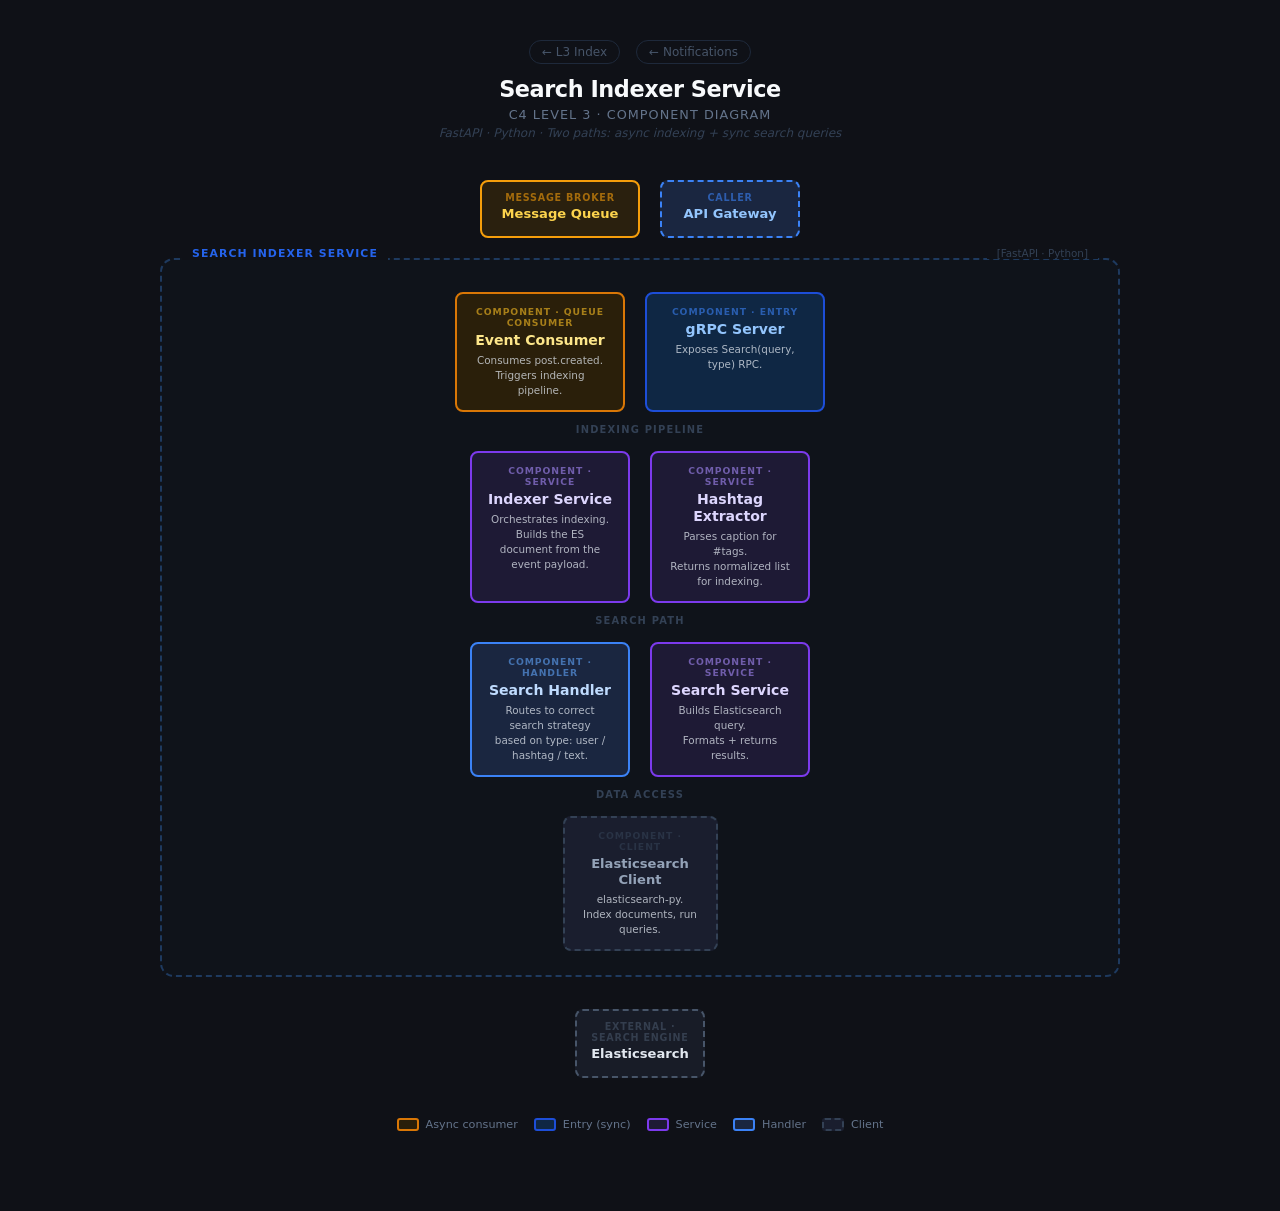
<file: C4 Model/level3-search.html>
<!DOCTYPE html>
<html lang="en">
<head>
  <meta charset="UTF-8" /><meta name="viewport" content="width=device-width, initial-scale=1.0" />
  <title>Inama — L3: Search Indexer</title>
  <link rel="stylesheet" href="level3.css" />
</head>
<body>
  <div class="nav">
    <a href="level3-index.html">← L3 Index</a>
    <a href="level3-notifications.html">← Notifications</a>
  </div>
  <header>
    <h1>Search Indexer Service</h1>
    <p>C4 Level 3 · Component Diagram</p>
    <div class="subtitle">FastAPI · Python · Two paths: async indexing + sync search queries</div>
  </header>

  <div class="diagram" id="diagram">
    <svg id="svg-layer" xmlns="http://www.w3.org/2000/svg"></svg>

    <div class="row">
      <div class="ext-queue" id="queue-in">
        <div class="card-type">Message Broker</div>
        <div class="card-name">Message Queue</div>
      </div>
      <div class="ext-service" id="gateway-caller">
        <div class="card-type">Caller</div>
        <div class="card-name">API Gateway</div>
      </div>
    </div>

    <div class="container-boundary">
      <div class="container-boundary-label">Search Indexer Service</div>
      <div class="container-boundary-tech">[FastAPI · Python]</div>

      <div class="row">
        <div class="card comp-worker" id="queue-consumer">
          <div class="card-type">Component · Queue Consumer</div>
          <div class="card-name">Event Consumer</div>
          <div class="card-desc">Consumes post.created.<br/>Triggers indexing pipeline.</div>
        </div>
        <div class="card comp-entry" id="grpc-server">
          <div class="card-type">Component · Entry</div>
          <div class="card-name">gRPC Server</div>
          <div class="card-desc">Exposes Search(query, type) RPC.</div>
        </div>
      </div>

      <div class="section-label">Indexing Pipeline</div>
      <div class="row">
        <div class="card comp-service" id="indexer-svc">
          <div class="card-type">Component · Service</div>
          <div class="card-name">Indexer Service</div>
          <div class="card-desc">Orchestrates indexing.<br/>Builds the ES document from the event payload.</div>
        </div>
        <div class="card comp-service" id="hashtag-extractor">
          <div class="card-type">Component · Service</div>
          <div class="card-name">Hashtag Extractor</div>
          <div class="card-desc">Parses caption for #tags.<br/>Returns normalized list for indexing.</div>
        </div>
      </div>

      <div class="section-label">Search Path</div>
      <div class="row">
        <div class="card comp-handler" id="h-search">
          <div class="card-type">Component · Handler</div>
          <div class="card-name">Search Handler</div>
          <div class="card-desc">Routes to correct search strategy<br/>based on type: user / hashtag / text.</div>
        </div>
        <div class="card comp-service" id="search-svc">
          <div class="card-type">Component · Service</div>
          <div class="card-name">Search Service</div>
          <div class="card-desc">Builds Elasticsearch query.<br/>Formats + returns results.</div>
        </div>
      </div>

      <div class="section-label">Data Access</div>
      <div class="row">
        <div class="card comp-client" id="es-client">
          <div class="card-type">Component · Client</div>
          <div class="card-name">Elasticsearch Client</div>
          <div class="card-desc">elasticsearch-py.<br/>Index documents, run queries.</div>
        </div>
      </div>
    </div>

    <div class="row row-external-bottom">
      <div class="ext-third" id="es">
        <div class="card-type">External · Search Engine</div>
        <div class="card-name">Elasticsearch</div>
      </div>
    </div>
  </div>

  <div class="legend">
    <div class="legend-item"><div class="legend-box leg-worker"></div>Async consumer</div>
    <div class="legend-item"><div class="legend-box leg-entry"></div>Entry (sync)</div>
    <div class="legend-item"><div class="legend-box leg-service"></div>Service</div>
    <div class="legend-item"><div class="legend-box leg-handler"></div>Handler</div>
    <div class="legend-item"><div class="legend-box leg-client"></div>Client</div>
  </div>

  <script src="arrows.js"></script>
  <script>
    window.addEventListener('load', () => {
      const d   = document.getElementById('diagram');
      const svg = document.getElementById('svg-layer');
      initSvg(svg, d);
      const B = '#3b82f6', P = '#7c3aed', G = '#475569', O = '#f59e0b';

      arrow(svg,d,'queue-in','bottom','queue-consumer','top',   O,true,'post.created');
      arrow(svg,d,'gateway-caller','bottom','grpc-server','top', B,false,'gRPC');

      arrow(svg,d,'queue-consumer','bottom','indexer-svc','top',  O,false,'');
      arrow(svg,d,'indexer-svc','right','hashtag-extractor','left', P,false,'extract #tags');
      arrow(svg,d,'indexer-svc','bottom','es-client','top',        G,false,'index doc');

      arrow(svg,d,'grpc-server','bottom','h-search','top',   B,false,'');
      arrow(svg,d,'h-search','bottom','search-svc','top',    P,false,'');
      arrow(svg,d,'search-svc','bottom','es-client','top',   G,false,'query');

      arrow(svg,d,'es-client','bottom','es','top', G,false,'HTTP');
    });
    window.addEventListener('resize', () => location.reload());
  </script>
</body>
</html>
</file>
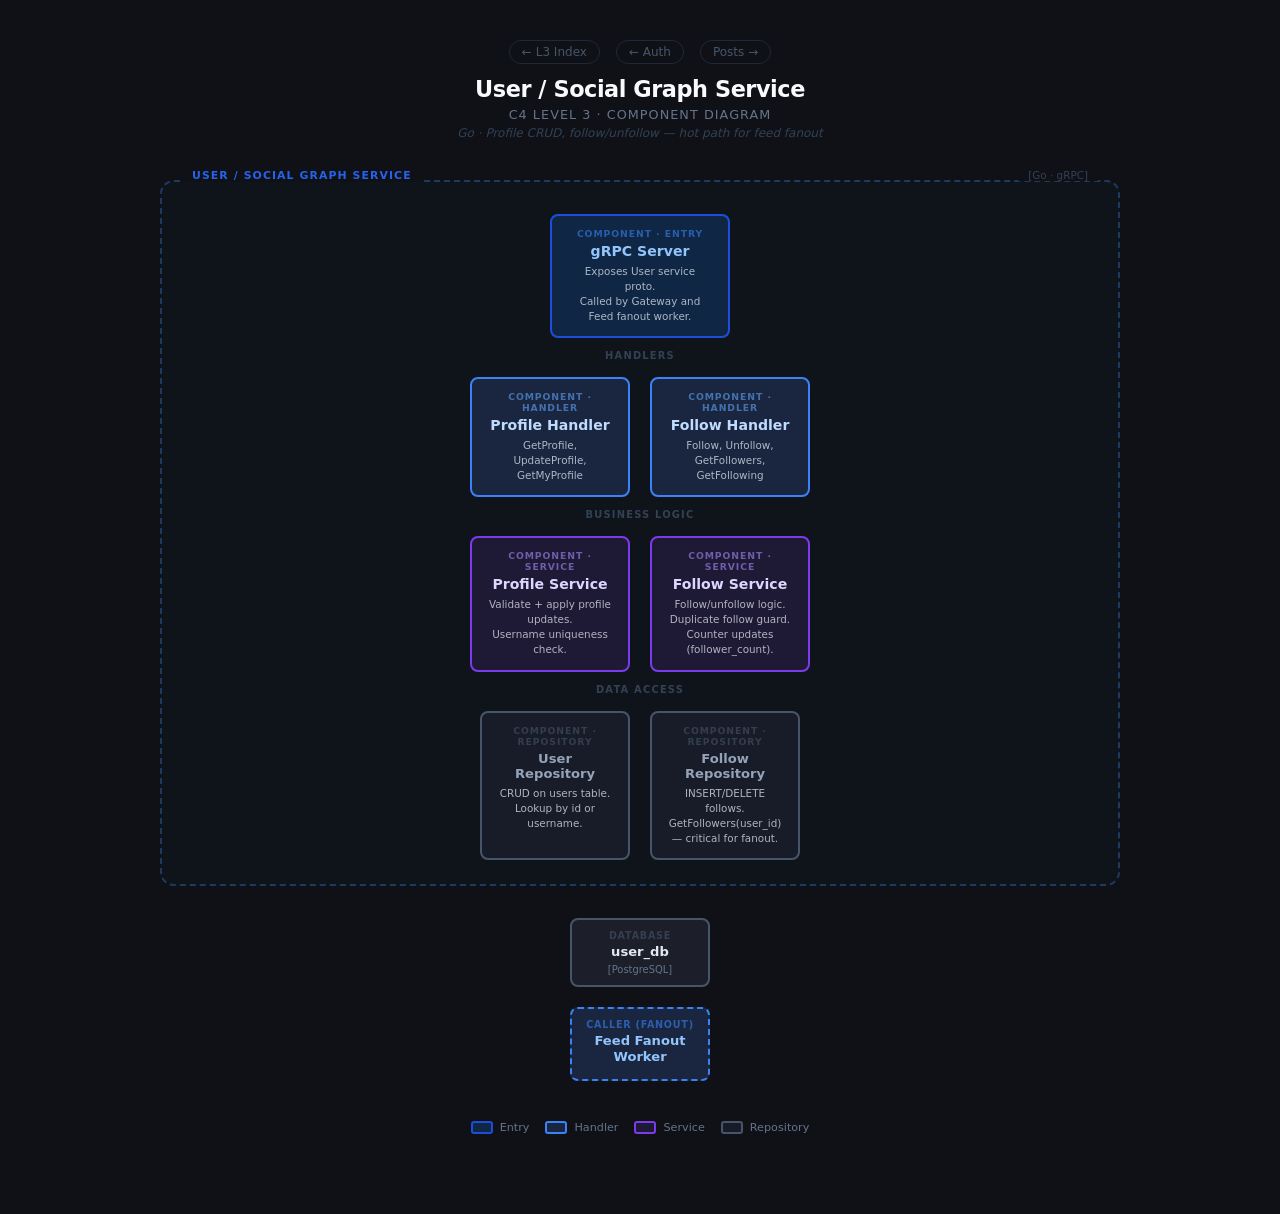
<file: C4 Model/level3-user.html>
<!DOCTYPE html>
<html lang="en">
<head>
  <meta charset="UTF-8" /><meta name="viewport" content="width=device-width, initial-scale=1.0" />
  <title>Inama — L3: User / Social Graph</title>
  <link rel="stylesheet" href="level3.css" />
</head>
<body>
  <div class="nav">
    <a href="level3-index.html">← L3 Index</a>
    <a href="level3-auth.html">← Auth</a>
    <a href="level3-posts.html">Posts →</a>
  </div>
  <header>
    <h1>User / Social Graph Service</h1>
    <p>C4 Level 3 · Component Diagram</p>
    <div class="subtitle">Go · Profile CRUD, follow/unfollow — hot path for feed fanout</div>
  </header>

  <div class="diagram" id="diagram">
    <svg id="svg-layer" xmlns="http://www.w3.org/2000/svg"></svg>

    <div class="container-boundary">
      <div class="container-boundary-label">User / Social Graph Service</div>
      <div class="container-boundary-tech">[Go · gRPC]</div>

      <div class="row">
        <div class="card comp-entry" id="grpc-server">
          <div class="card-type">Component · Entry</div>
          <div class="card-name">gRPC Server</div>
          <div class="card-desc">Exposes User service proto.<br/>Called by Gateway and Feed fanout worker.</div>
        </div>
      </div>

      <div class="section-label">Handlers</div>
      <div class="row">
        <div class="card comp-handler" id="h-profile">
          <div class="card-type">Component · Handler</div>
          <div class="card-name">Profile Handler</div>
          <div class="card-desc">GetProfile, UpdateProfile,<br/>GetMyProfile</div>
        </div>
        <div class="card comp-handler" id="h-follow">
          <div class="card-type">Component · Handler</div>
          <div class="card-name">Follow Handler</div>
          <div class="card-desc">Follow, Unfollow,<br/>GetFollowers, GetFollowing</div>
        </div>
      </div>

      <div class="section-label">Business Logic</div>
      <div class="row">
        <div class="card comp-service" id="profile-svc">
          <div class="card-type">Component · Service</div>
          <div class="card-name">Profile Service</div>
          <div class="card-desc">Validate + apply profile updates.<br/>Username uniqueness check.</div>
        </div>
        <div class="card comp-service" id="follow-svc">
          <div class="card-type">Component · Service</div>
          <div class="card-name">Follow Service</div>
          <div class="card-desc">Follow/unfollow logic.<br/>Duplicate follow guard.<br/>Counter updates (follower_count).</div>
        </div>
      </div>

      <div class="section-label">Data Access</div>
      <div class="row">
        <div class="card comp-repo" id="user-repo">
          <div class="card-type">Component · Repository</div>
          <div class="card-name">User Repository</div>
          <div class="card-desc">CRUD on users table.<br/>Lookup by id or username.</div>
        </div>
        <div class="card comp-repo" id="follow-repo">
          <div class="card-type">Component · Repository</div>
          <div class="card-name">Follow Repository</div>
          <div class="card-desc">INSERT/DELETE follows.<br/>GetFollowers(user_id) — critical for fanout.</div>
        </div>
      </div>
    </div>

    <div class="row row-external-bottom">
      <div class="ext-db" id="user-db">
        <div class="card-type">Database</div>
        <div class="card-name">user_db</div>
        <div class="card-tech">[PostgreSQL]</div>
      </div>
    </div>
    <div class="row row-external-bottom" style="margin-top:12px;">
      <div class="ext-service" id="feed-caller">
        <div class="card-type">Caller (fanout)</div>
        <div class="card-name">Feed Fanout Worker</div>
      </div>
    </div>
  </div>

  <div class="legend">
    <div class="legend-item"><div class="legend-box leg-entry"></div>Entry</div>
    <div class="legend-item"><div class="legend-box leg-handler"></div>Handler</div>
    <div class="legend-item"><div class="legend-box leg-service"></div>Service</div>
    <div class="legend-item"><div class="legend-box leg-repo"></div>Repository</div>
  </div>

  <script src="arrows.js"></script>
  <script>
    window.addEventListener('load', () => {
      const d = document.getElementById('diagram');
      const svg = document.getElementById('svg-layer');
      initSvg(svg, d);
      const B = '#3b82f6', P = '#7c3aed', G = '#475569';

      arrow(svg,d,'grpc-server','bottom','h-profile','top', B,false,'');
      arrow(svg,d,'grpc-server','bottom','h-follow','top',  B,false,'');

      arrow(svg,d,'h-profile','bottom','profile-svc','top', P,false,'');
      arrow(svg,d,'h-follow','bottom','follow-svc','top',   P,false,'');

      arrow(svg,d,'profile-svc','bottom','user-repo','top',   G,false,'');
      arrow(svg,d,'follow-svc','bottom','follow-repo','top',  G,false,'');
      arrow(svg,d,'follow-svc','bottom','user-repo','top',    G,false,'update counters');

      arrow(svg,d,'user-repo','bottom','user-db','top',   G,false,'SQL');
      arrow(svg,d,'follow-repo','bottom','user-db','top', G,false,'SQL');

      arrow(svg,d,'feed-caller','top','grpc-server','bottom', '#f59e0b',true,'GetFollowers');
    });
    window.addEventListener('resize', () => location.reload());
  </script>
</body>
</html>
</file>
<file: C4 Model/level3.css>
/* ── Shared styles for all Level 3 component diagrams ── */
* { box-sizing: border-box; margin: 0; padding: 0; }

body {
  font-family: 'Segoe UI', system-ui, sans-serif;
  background: #0f1117;
  color: #e2e8f0;
  min-height: 100vh;
  display: flex;
  flex-direction: column;
  align-items: center;
  padding: 40px 24px 80px;
}

/* ── Nav ── */
.nav {
  display: flex;
  gap: 16px;
  margin-bottom: 12px;
  flex-wrap: wrap;
  justify-content: center;
}
.nav a {
  font-size: 0.75rem;
  color: #475569;
  text-decoration: none;
  padding: 4px 12px;
  border: 1px solid #1e293b;
  border-radius: 20px;
}
.nav a:hover { color: #94a3b8; border-color: #334155; }

/* ── Header ── */
header { text-align: center; margin-bottom: 40px; }
header h1 { font-size: 1.4rem; font-weight: 700; color: #f8fafc; letter-spacing: -0.02em; }
header p  { font-size: 0.8rem; color: #64748b; margin-top: 5px; text-transform: uppercase; letter-spacing: 0.08em; }
header .subtitle { font-size: 0.75rem; color: #334155; margin-top: 4px; font-style: italic; }

/* ── Diagram root ── */
.diagram {
  position: relative;
  width: 960px;
  max-width: 100%;
}

#svg-layer {
  position: absolute;
  top: 0; left: 0;
  pointer-events: none;
  overflow: visible;
  z-index: 0;
}

/* ── Container boundary ── */
.container-boundary {
  border: 2px dashed #1e3a5f;
  border-radius: 14px;
  padding: 32px 24px 24px;
  margin: 0 0 32px;
  position: relative;
  background: rgba(30, 58, 95, 0.06);
}
.container-boundary-label {
  position: absolute;
  top: -13px; left: 20px;
  background: #0f1117;
  padding: 0 10px;
  font-size: 0.68rem;
  font-weight: 700;
  text-transform: uppercase;
  letter-spacing: 0.1em;
  color: #2563eb;
}
.container-boundary-tech {
  position: absolute;
  top: -13px; right: 20px;
  background: #0f1117;
  padding: 0 10px;
  font-size: 0.65rem;
  color: #334155;
}

/* ── Row inside boundary ── */
.row {
  display: flex;
  justify-content: center;
  gap: 20px;
  position: relative;
  z-index: 1;
  margin-bottom: 20px;
}
.row:last-child { margin-bottom: 0; }

/* ── Rows outside boundary ── */
.row-external { margin-bottom: 24px; }
.row-external-bottom { margin-top: 8px; }

/* ── Base component card ── */
.card {
  border-radius: 8px;
  padding: 12px 16px;
  text-align: center;
  flex-shrink: 0;
  position: relative;
  z-index: 1;
}
.card-type {
  font-size: 0.58rem;
  font-weight: 600;
  text-transform: uppercase;
  letter-spacing: 0.1em;
  opacity: 0.6;
  margin-bottom: 4px;
}
.card-name {
  font-size: 0.88rem;
  font-weight: 700;
  line-height: 1.2;
  margin-bottom: 4px;
}
.card-desc {
  font-size: 0.65rem;
  line-height: 1.45;
  opacity: 0.75;
}

/* ── Component types ── */
.comp-entry {       /* gRPC server, HTTP server, queue consumer */
  background: #0f2744;
  border: 2px solid #1d4ed8;
  width: 180px;
}
.comp-entry .card-name { color: #93c5fd; }
.comp-entry .card-type { color: #3b82f6; }

.comp-handler {     /* request handlers / controllers */
  background: #1a2640;
  border: 2px solid #3b82f6;
  width: 160px;
}
.comp-handler .card-name { color: #bfdbfe; }
.comp-handler .card-type { color: #60a5fa; }

.comp-service {     /* business logic / services */
  background: #1e1a35;
  border: 2px solid #7c3aed;
  width: 160px;
}
.comp-service .card-name { color: #ddd6fe; }
.comp-service .card-type { color: #a78bfa; }

.comp-worker {      /* async workers */
  background: #2a1f0a;
  border: 2px solid #d97706;
  width: 170px;
}
.comp-worker .card-name { color: #fde68a; }
.comp-worker .card-type { color: #fbbf24; }

.comp-repo {        /* repositories / data access */
  background: #171c28;
  border: 2px solid #475569;
  width: 150px;
}
.comp-repo .card-name { color: #94a3b8; font-size: 0.82rem; }
.comp-repo .card-type { color: #475569; }

.comp-client {      /* clients to external/other services */
  background: #1a1e2e;
  border: 2px dashed #334155;
  width: 155px;
}
.comp-client .card-name { color: #94a3b8; font-size: 0.82rem; }
.comp-client .card-type { color: #334155; }

/* ── External elements (outside boundary) ── */
.ext-db {
  background: #1c1f2a;
  border: 2px solid #475569;
  width: 140px;
  border-radius: 8px;
  padding: 10px 14px;
  text-align: center;
}
.ext-db .card-name { color: #e2e8f0; font-size: 0.82rem; font-weight: 700; }
.ext-db .card-type { font-size: 0.6rem; color: #475569; text-transform: uppercase; letter-spacing: 0.08em; margin-bottom: 3px; }
.ext-db .card-tech { font-size: 0.62rem; color: #64748b; margin-top: 3px; }

.ext-redis {
  background: #2a1a1a;
  border: 2px solid #ef4444;
  width: 130px;
  border-radius: 8px;
  padding: 10px 14px;
  text-align: center;
}
.ext-redis .card-name { color: #fca5a5; font-size: 0.82rem; font-weight: 700; }
.ext-redis .card-type { font-size: 0.6rem; color: #ef4444; opacity: 0.6; text-transform: uppercase; letter-spacing: 0.08em; margin-bottom: 3px; }

.ext-queue {
  background: #2a200e;
  border: 2px solid #f59e0b;
  width: 160px;
  border-radius: 8px;
  padding: 10px 14px;
  text-align: center;
}
.ext-queue .card-name { color: #fcd34d; font-size: 0.82rem; font-weight: 700; }
.ext-queue .card-type { font-size: 0.6rem; color: #f59e0b; opacity: 0.6; text-transform: uppercase; letter-spacing: 0.08em; margin-bottom: 3px; }

.ext-service {
  background: #1a2640;
  border: 2px dashed #3b82f6;
  width: 140px;
  border-radius: 8px;
  padding: 10px 14px;
  text-align: center;
}
.ext-service .card-name { color: #93c5fd; font-size: 0.82rem; font-weight: 700; }
.ext-service .card-type { font-size: 0.6rem; color: #3b82f6; opacity: 0.6; text-transform: uppercase; letter-spacing: 0.08em; margin-bottom: 3px; }

.ext-third {
  background: #181c27;
  border: 2px dashed #475569;
  width: 130px;
  border-radius: 8px;
  padding: 10px 14px;
  text-align: center;
}
.ext-third .card-name { color: #e2e8f0; font-size: 0.82rem; font-weight: 700; }
.ext-third .card-type { font-size: 0.6rem; color: #475569; text-transform: uppercase; letter-spacing: 0.08em; margin-bottom: 3px; }

/* ── Section divider label inside boundary ── */
.section-label {
  font-size: 0.62rem;
  font-weight: 600;
  text-transform: uppercase;
  letter-spacing: 0.12em;
  color: #334155;
  text-align: center;
  margin: -8px 0 16px;
}

/* ── Legend ── */
.legend {
  display: flex;
  gap: 16px;
  margin-top: 40px;
  flex-wrap: wrap;
  justify-content: center;
}
.legend-item {
  display: flex; align-items: center; gap: 7px;
  font-size: 0.7rem; color: #64748b;
}
.legend-box {
  width: 22px; height: 13px;
  border-radius: 3px; flex-shrink: 0;
}
.leg-entry   { background: #0f2744; border: 2px solid #1d4ed8; }
.leg-handler { background: #1a2640; border: 2px solid #3b82f6; }
.leg-service { background: #1e1a35; border: 2px solid #7c3aed; }
.leg-worker  { background: #2a1f0a; border: 2px solid #d97706; }
.leg-repo    { background: #171c28; border: 2px solid #475569; }
.leg-client  { background: #1a1e2e; border: 2px dashed #334155; }
</file>
